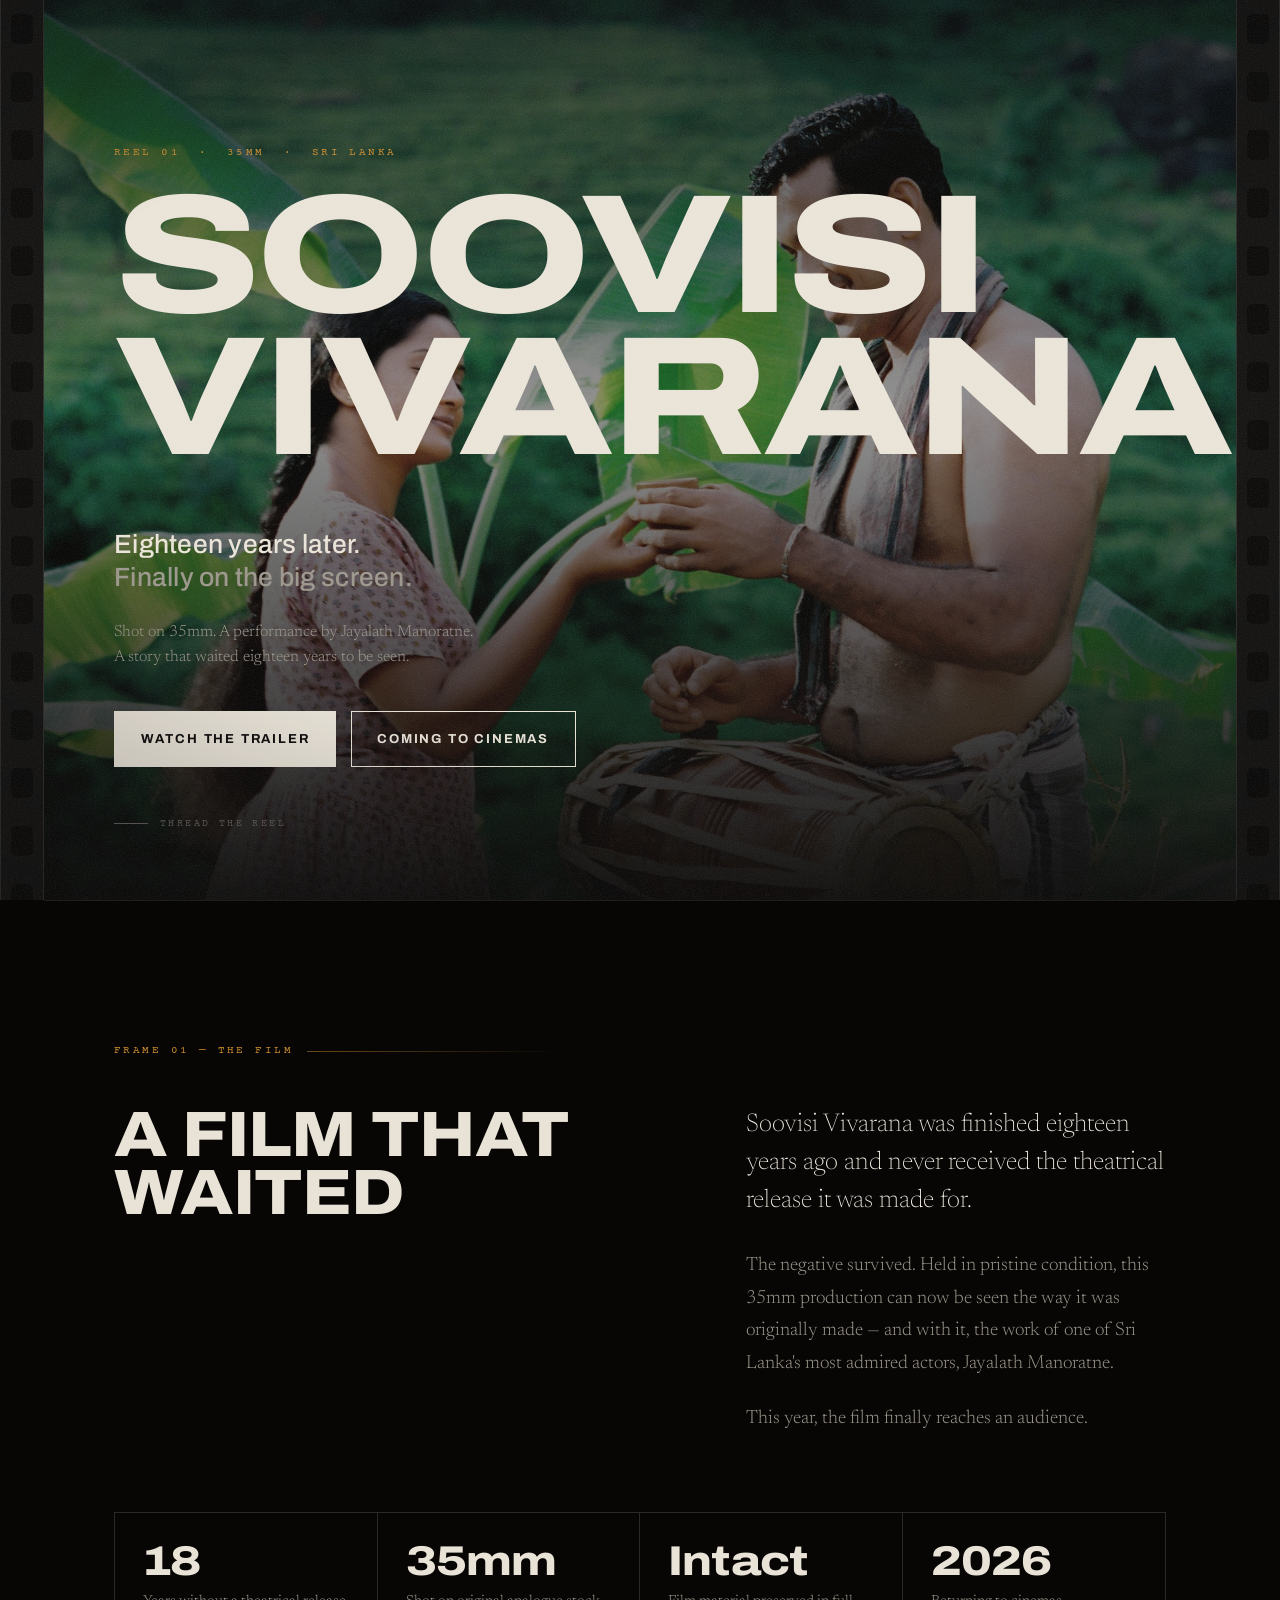
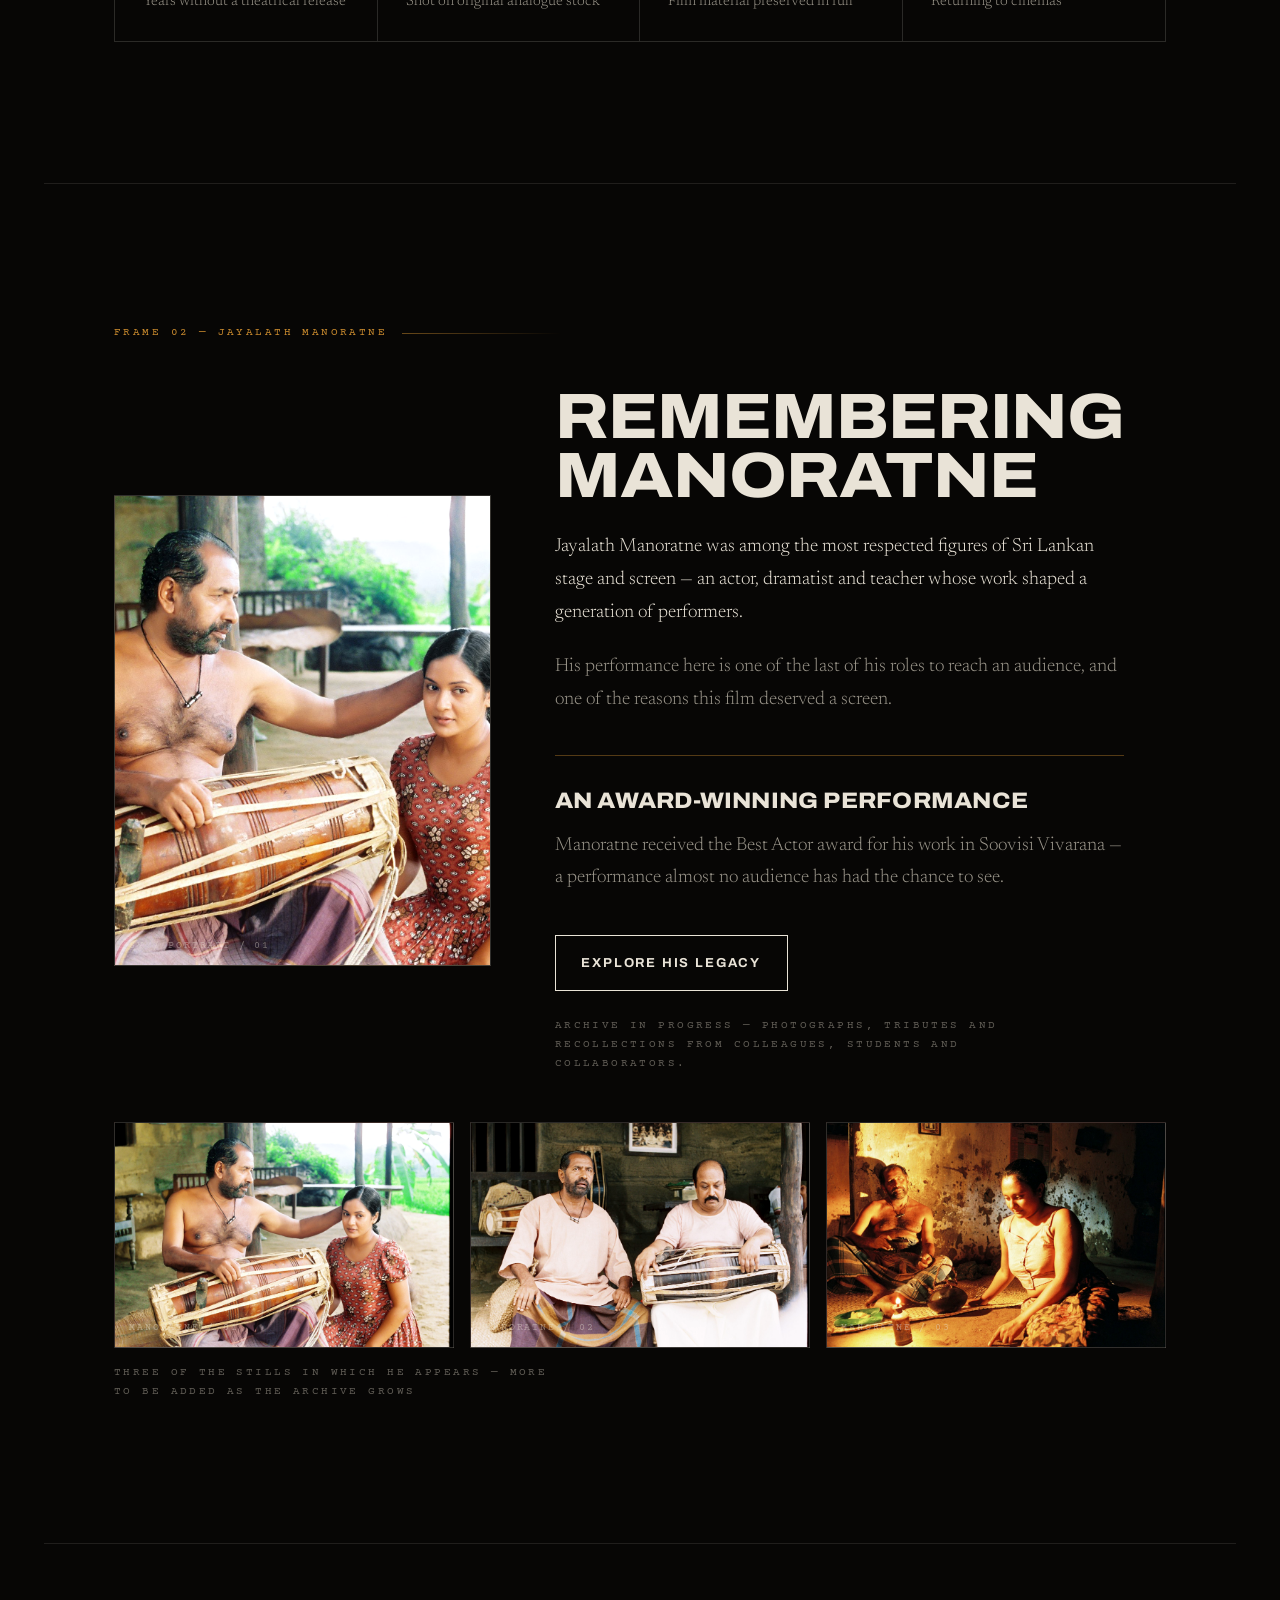
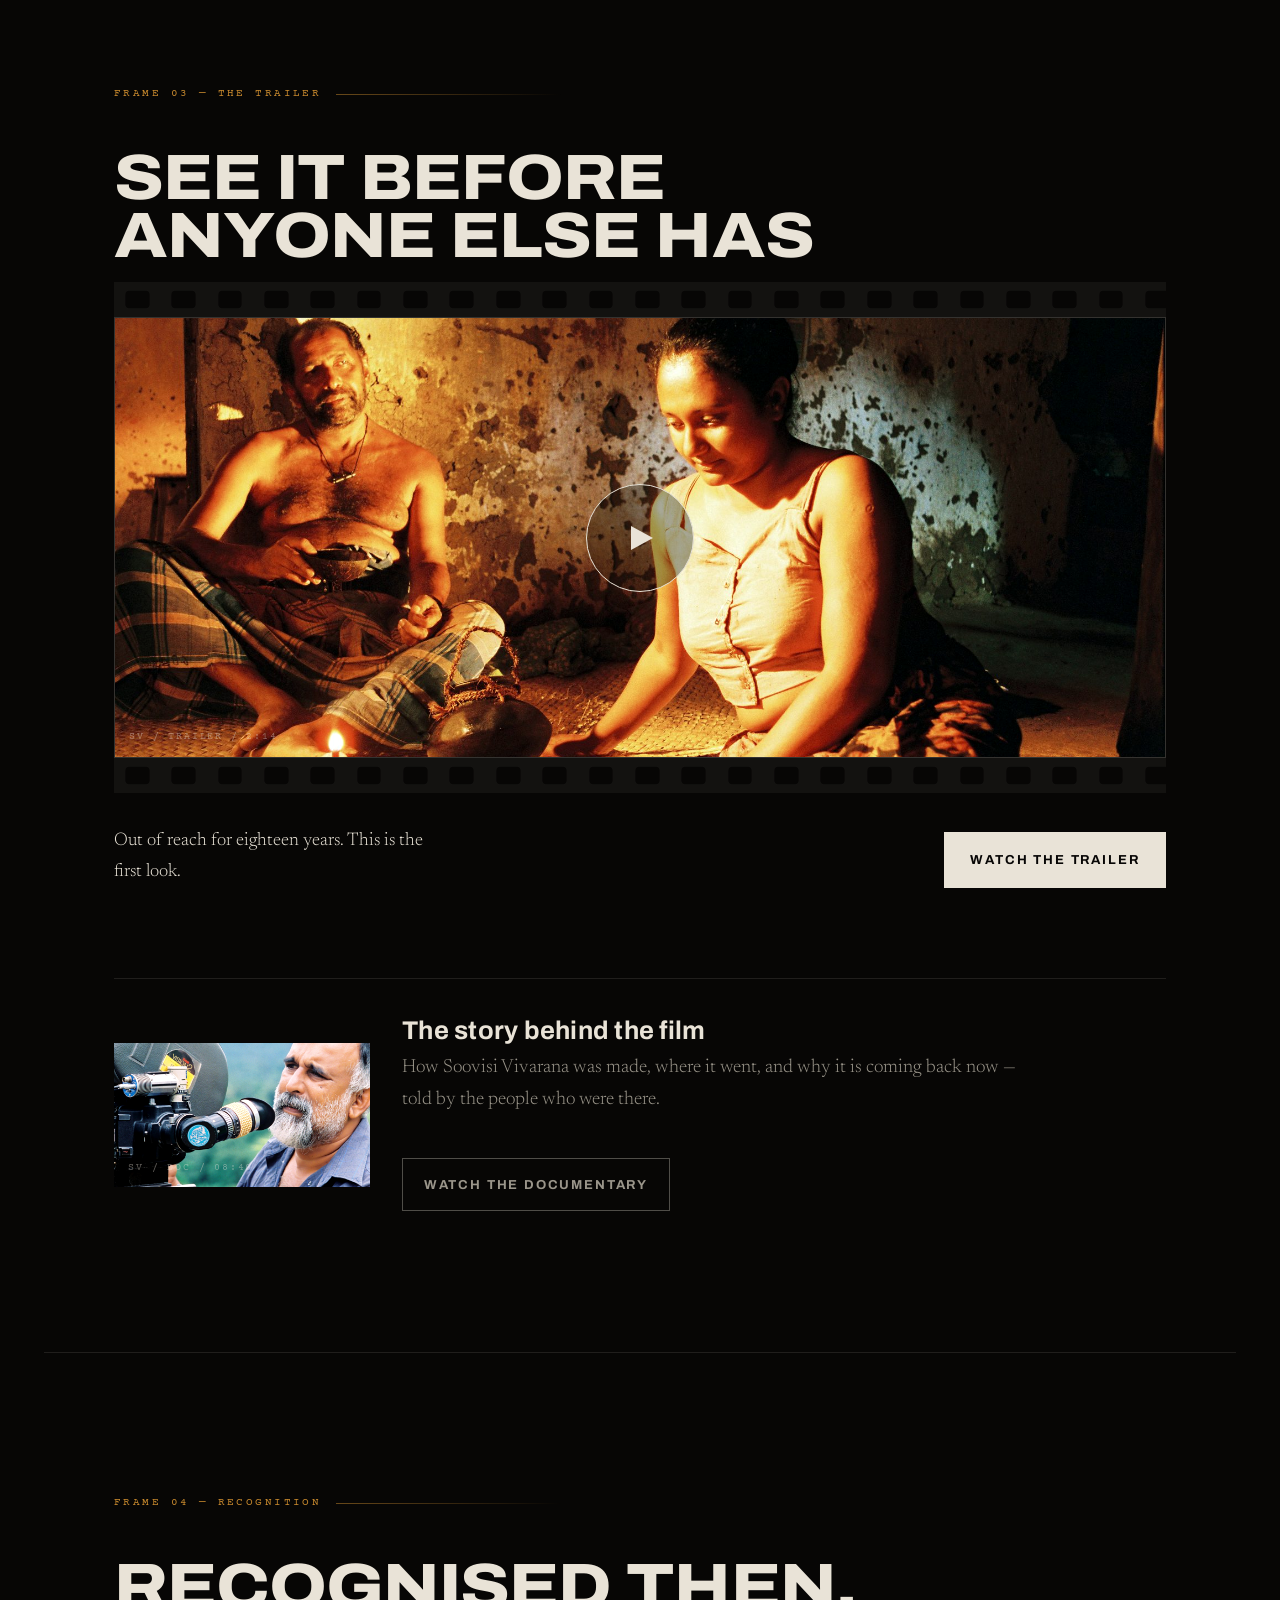
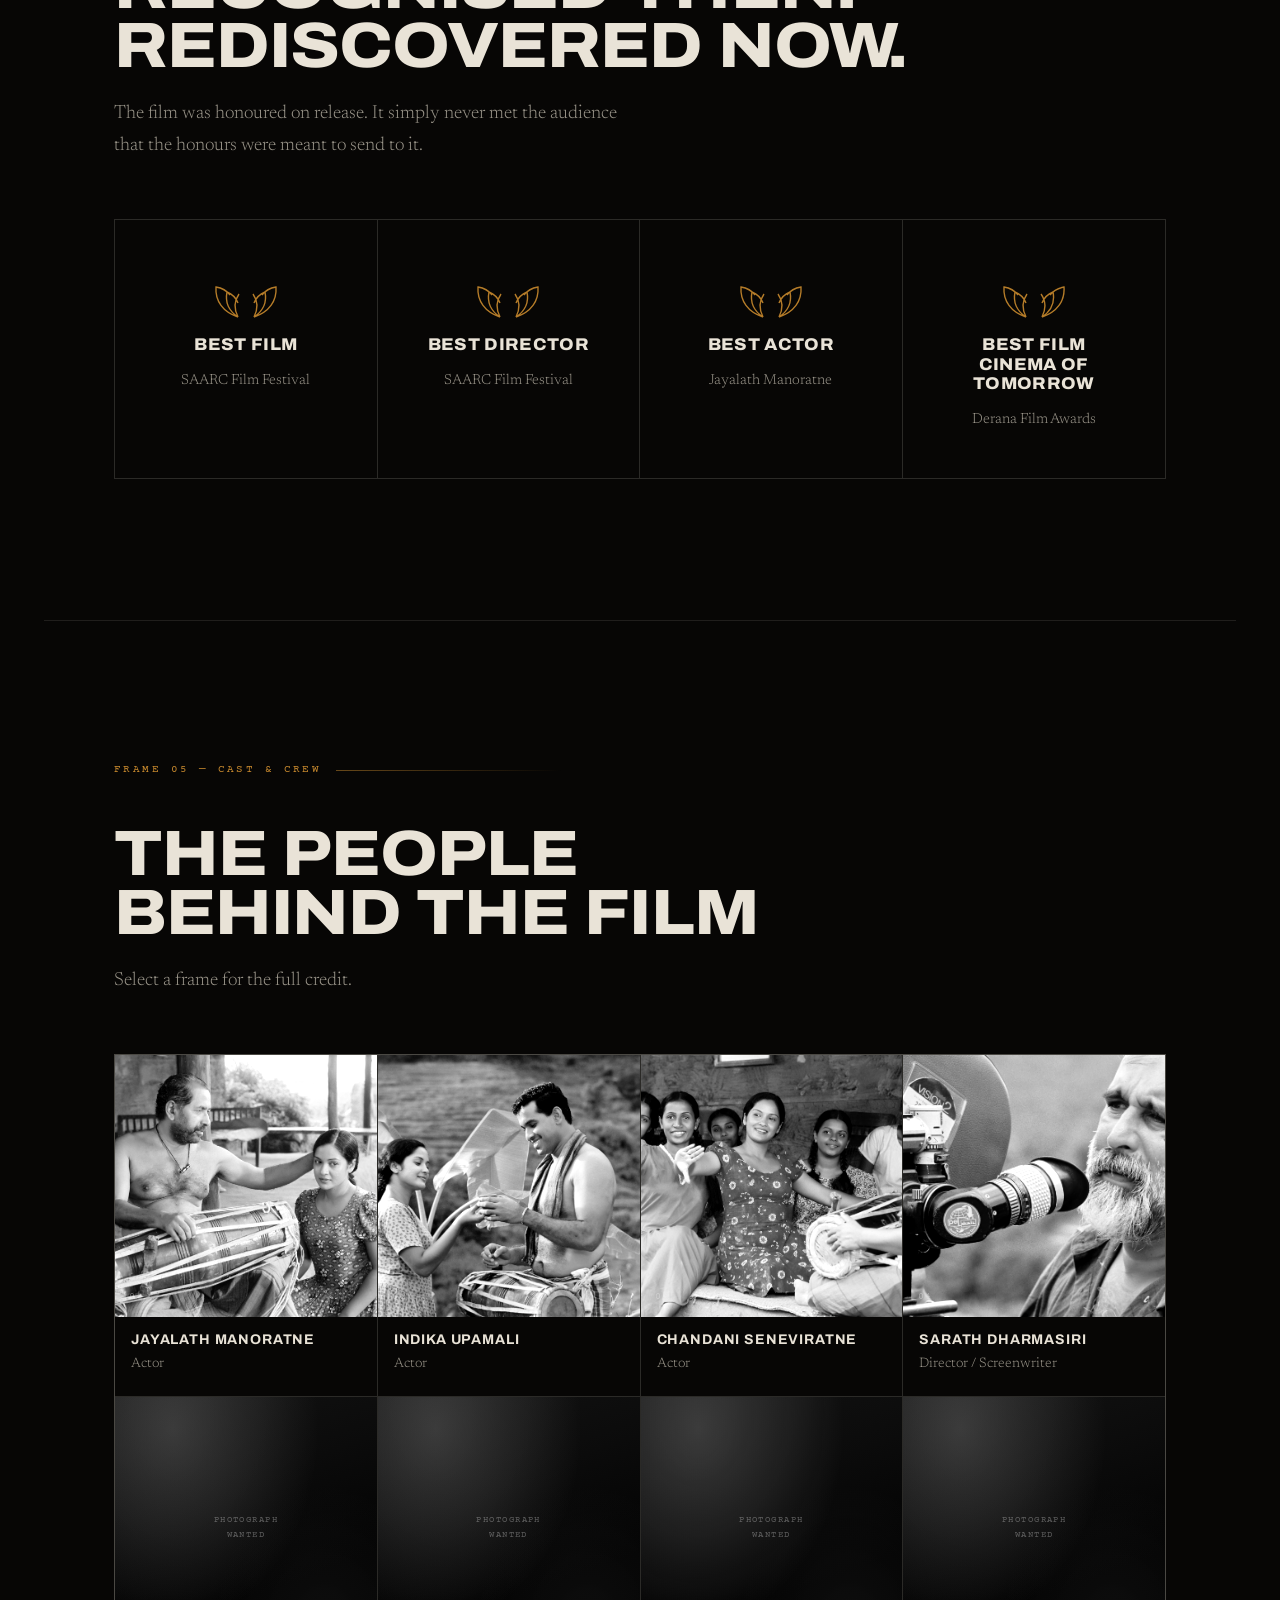
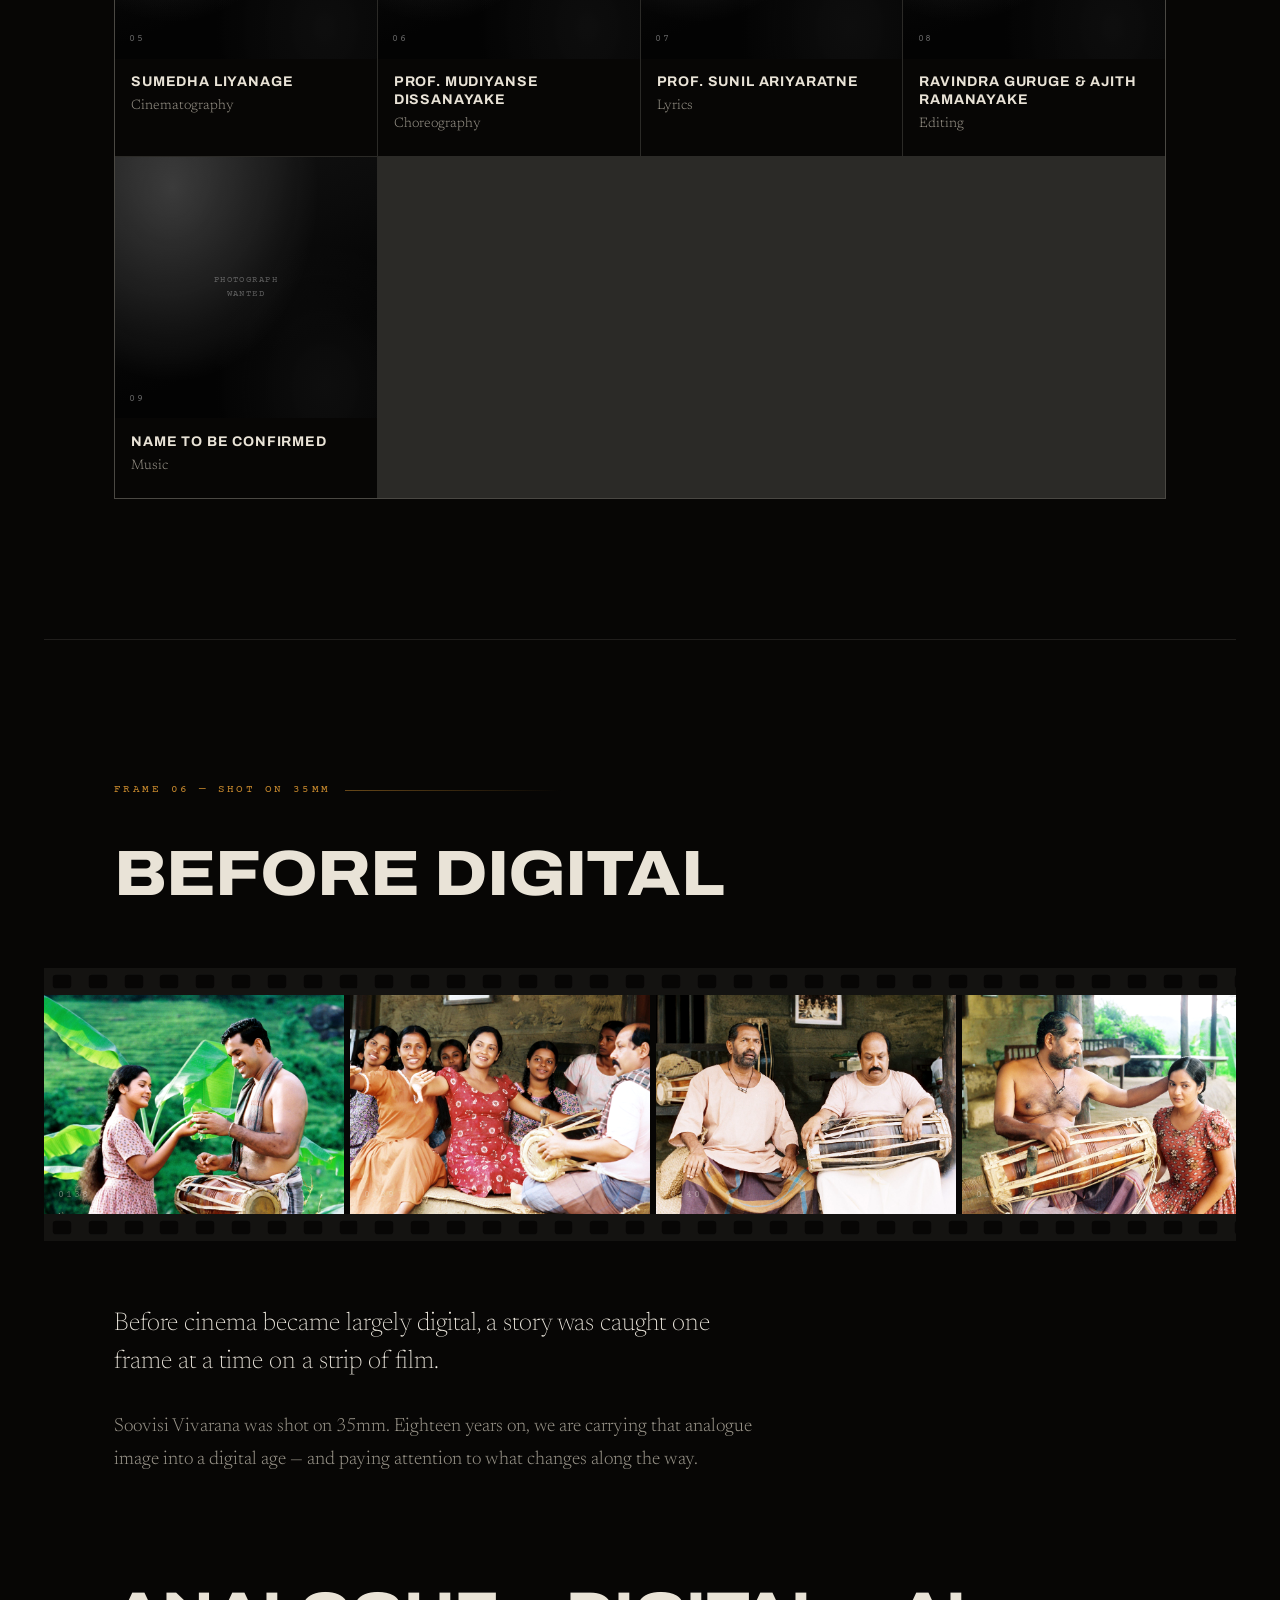
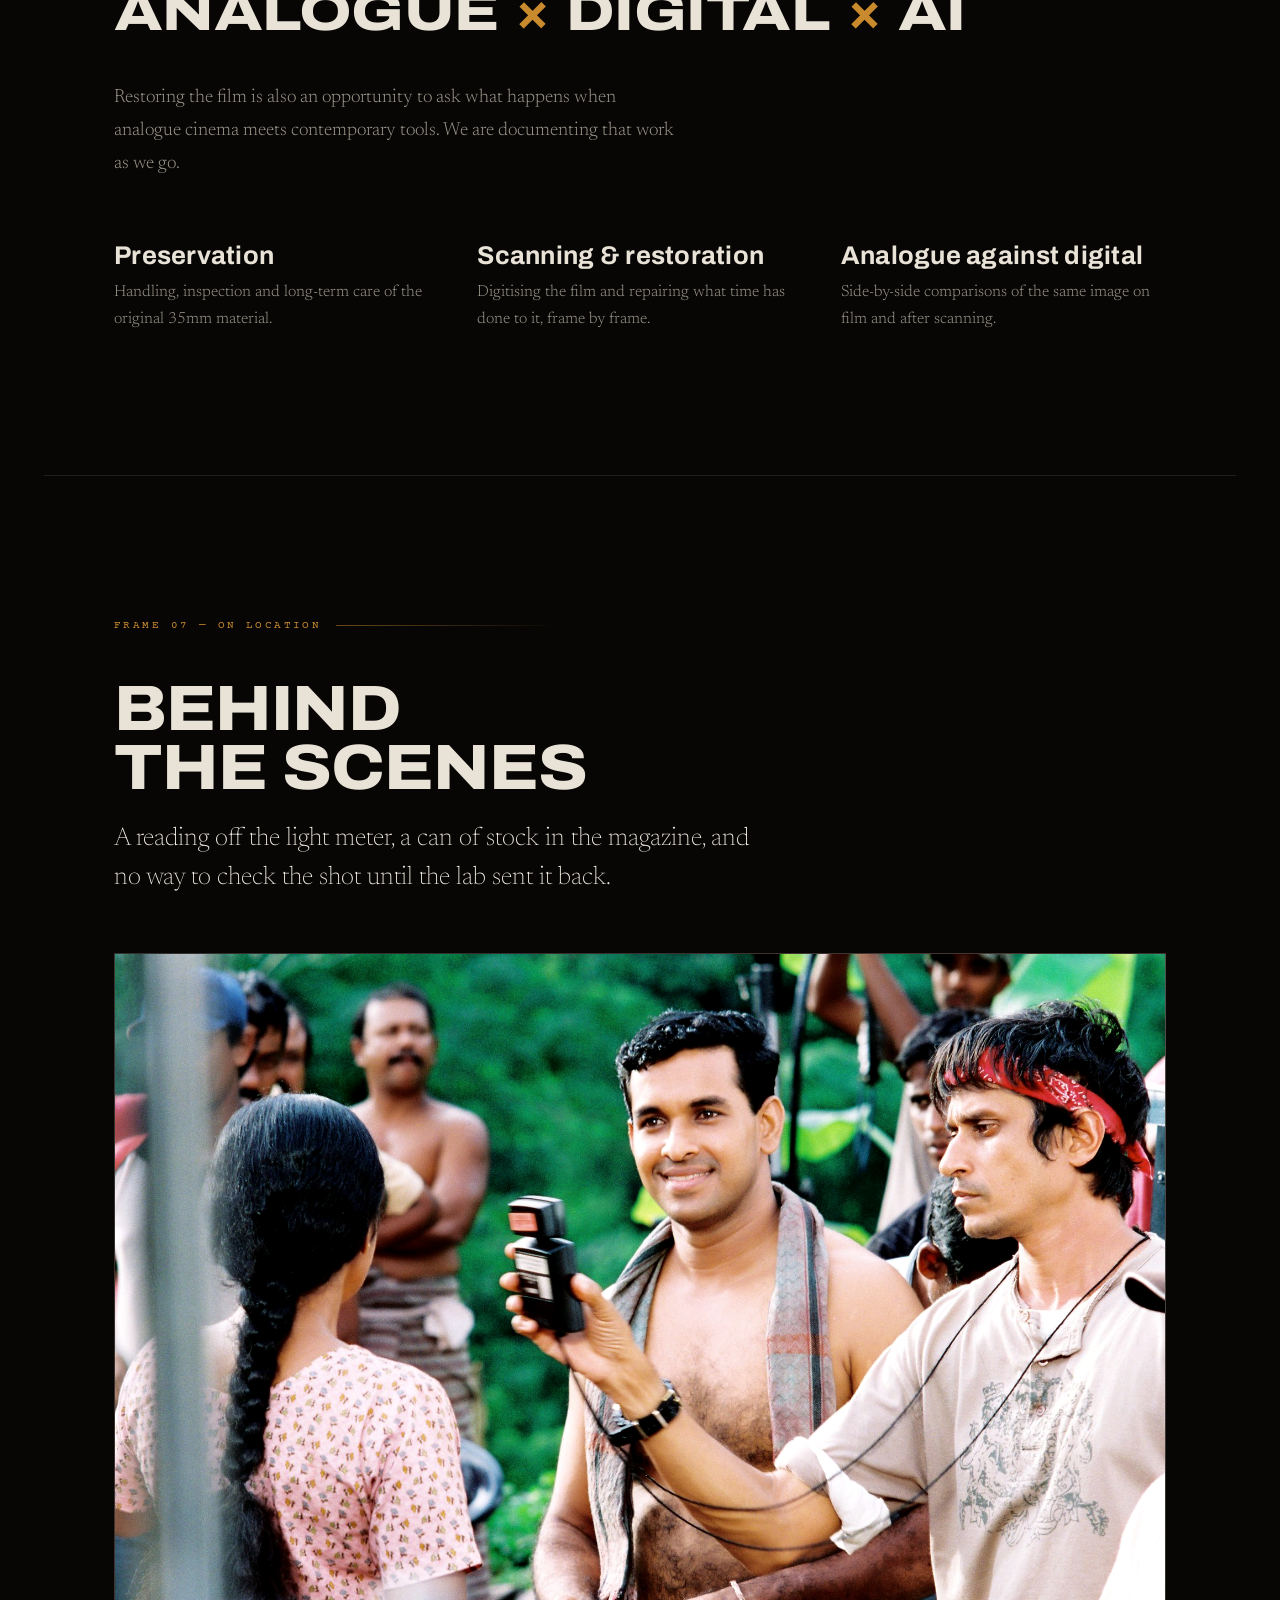
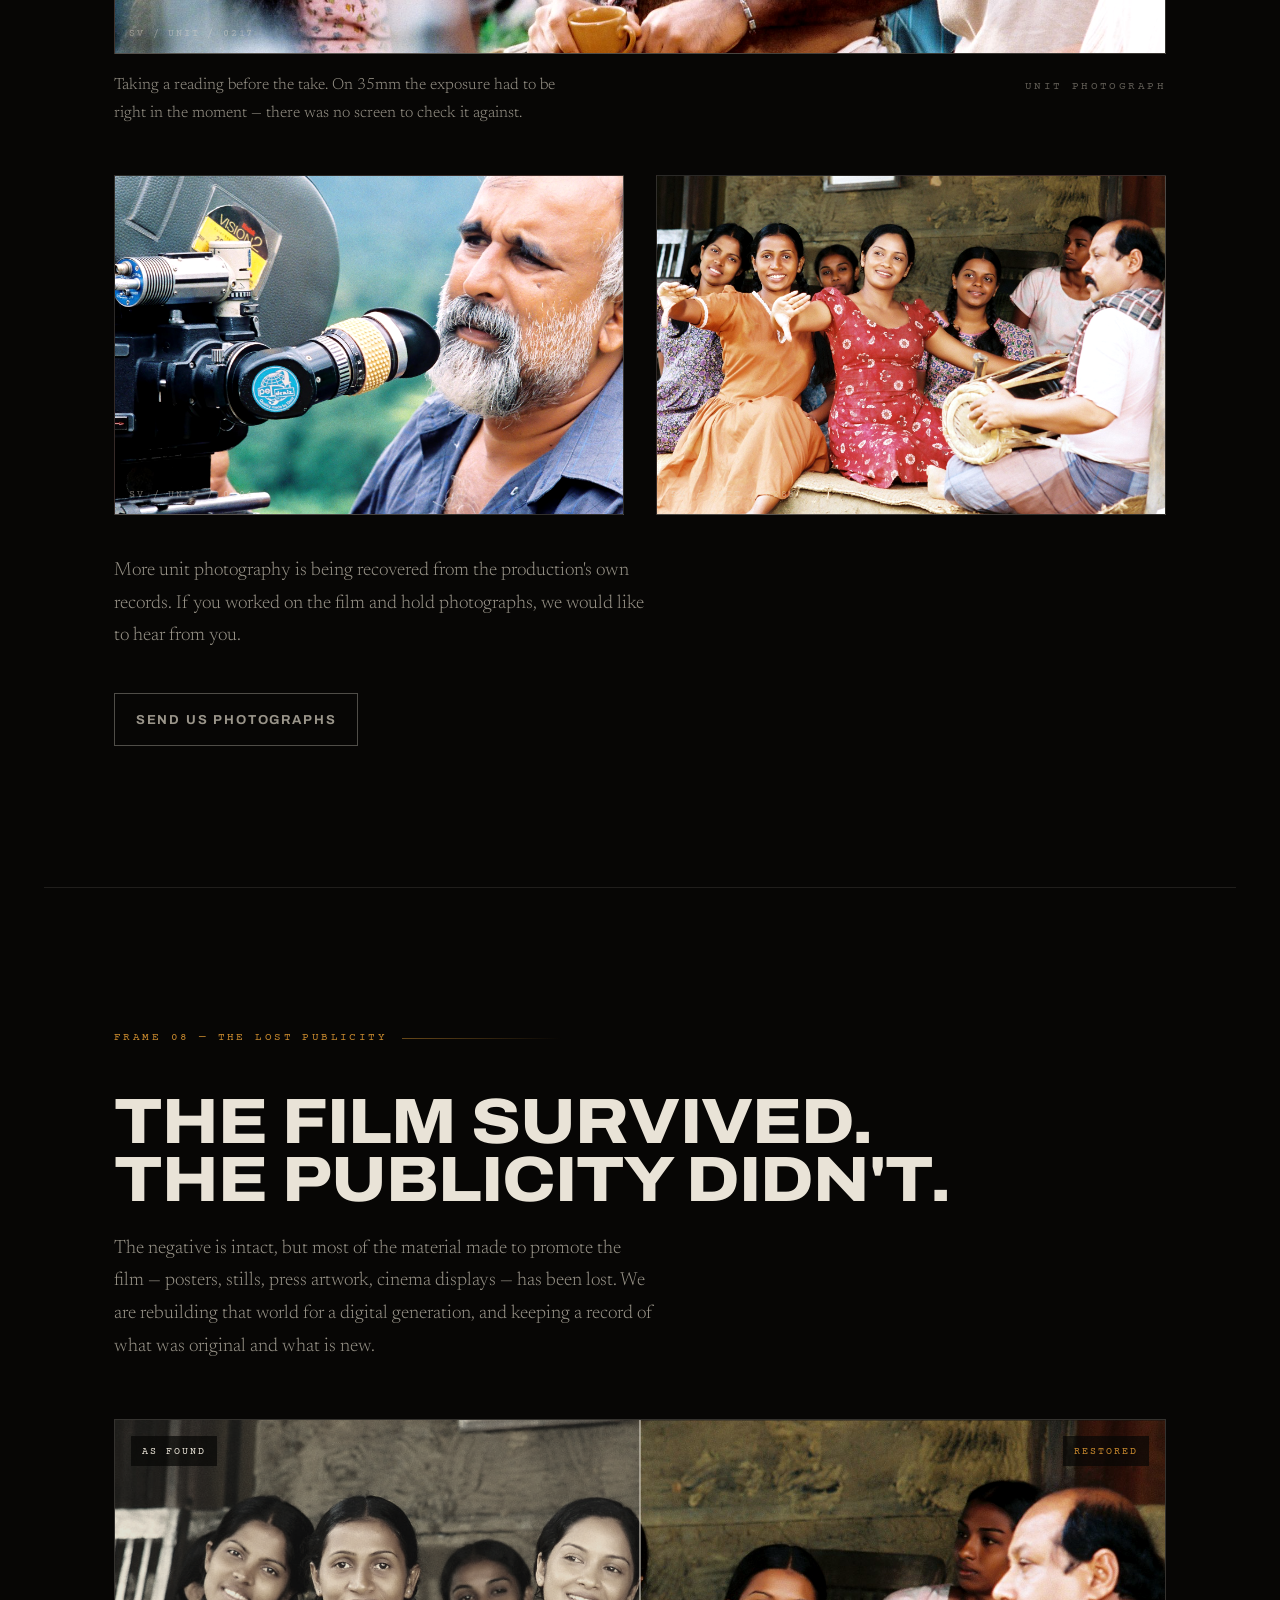
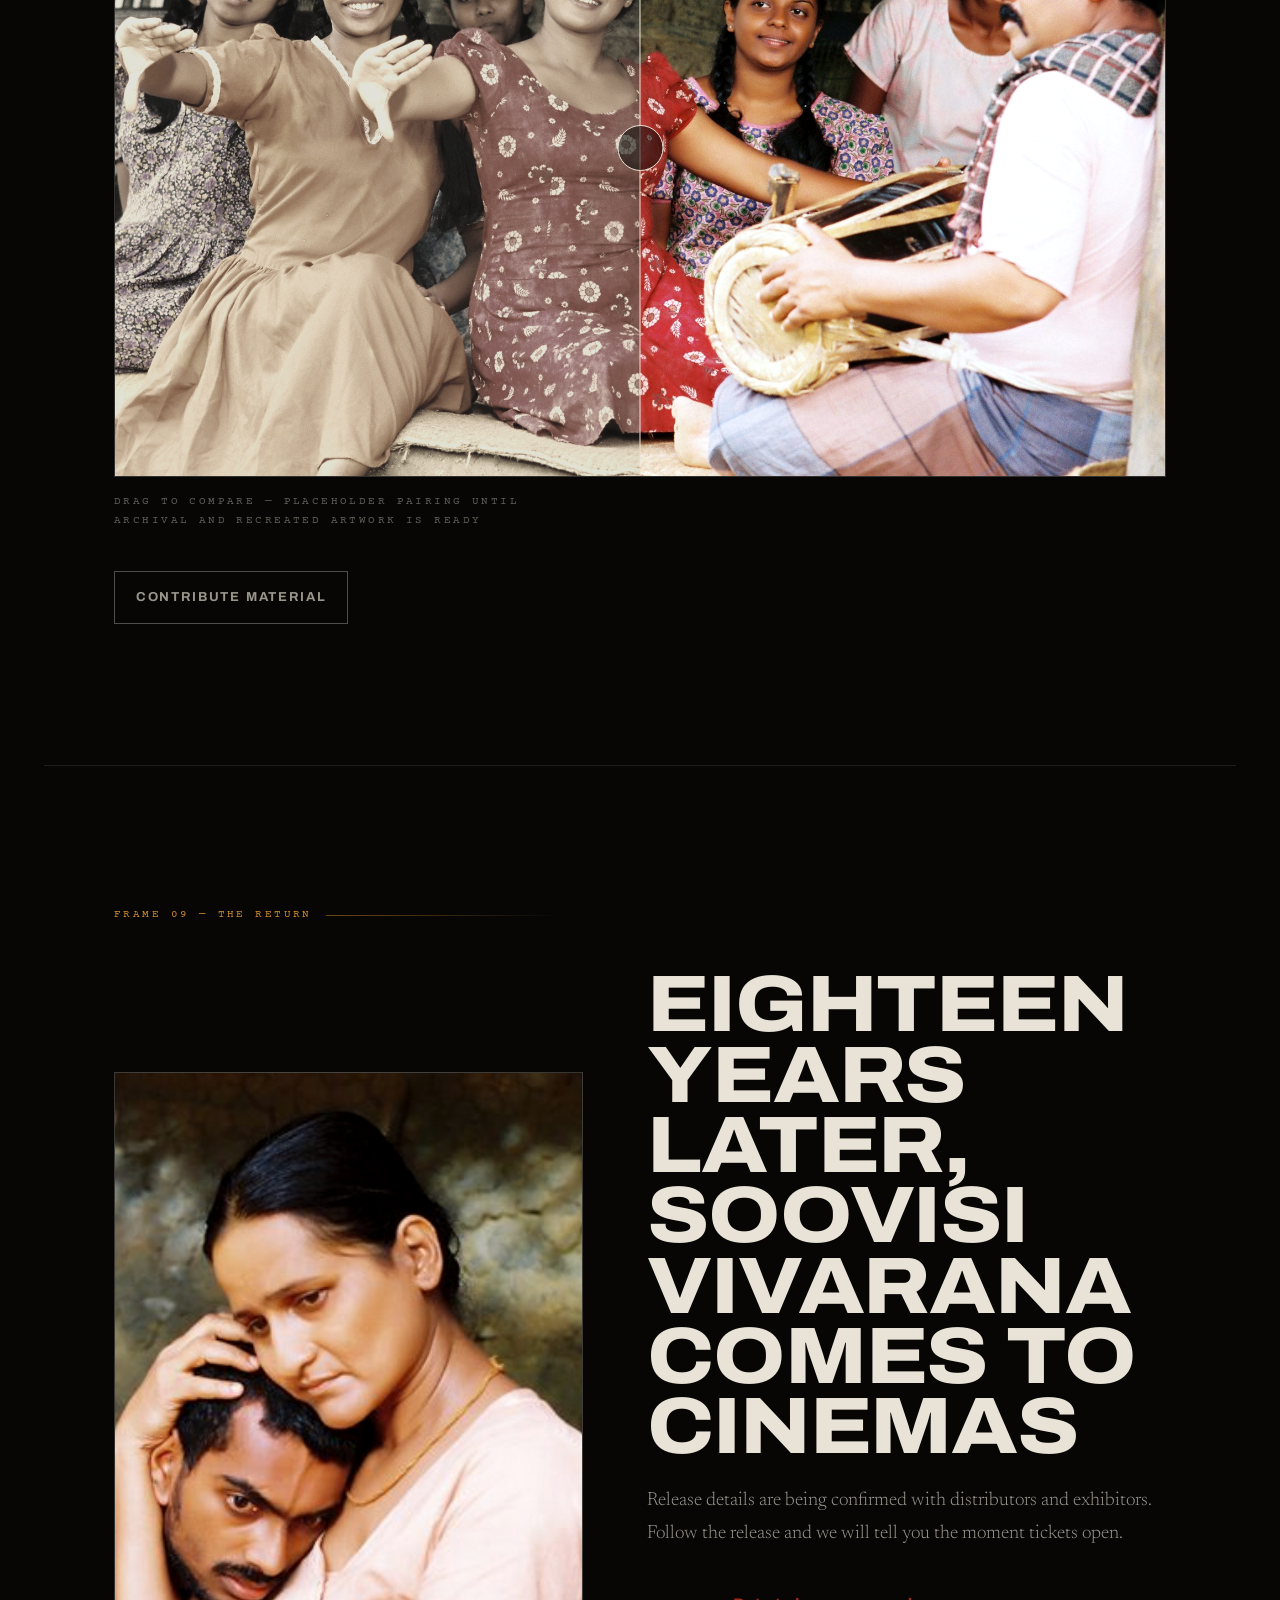
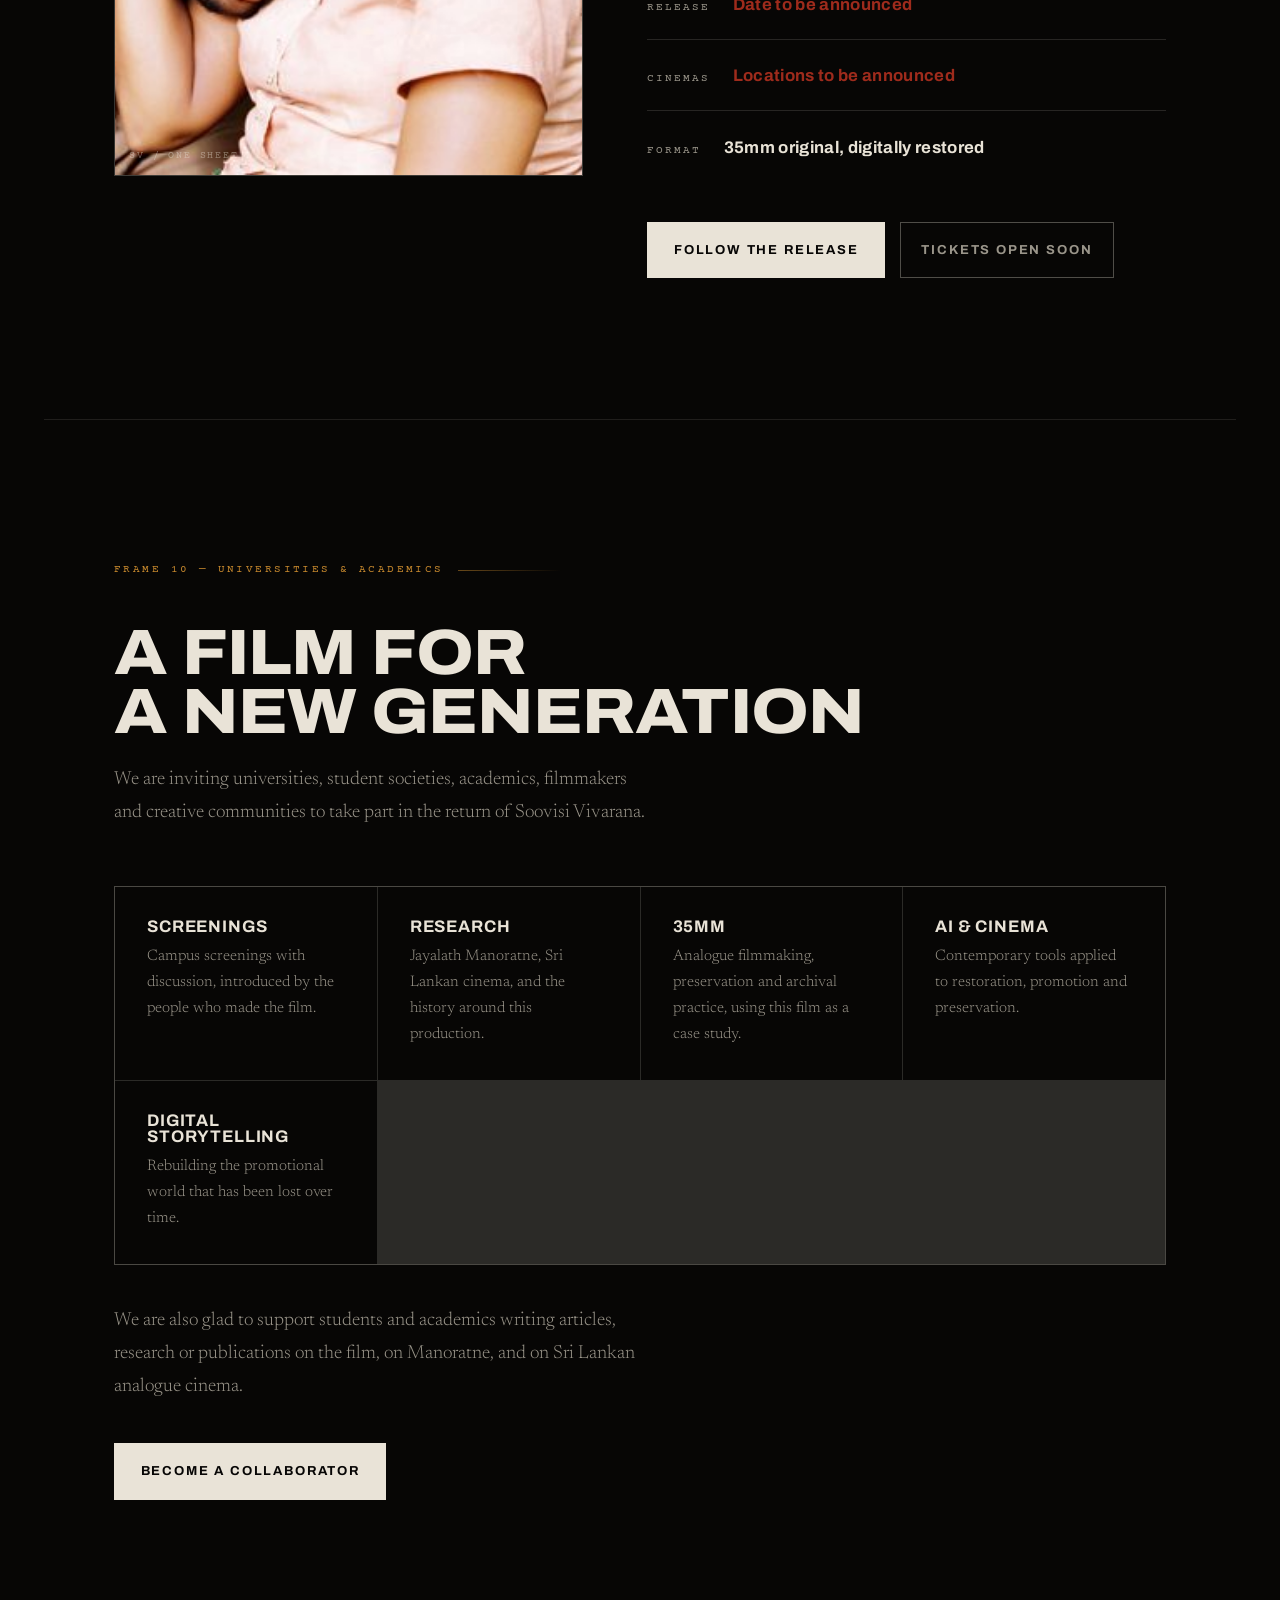
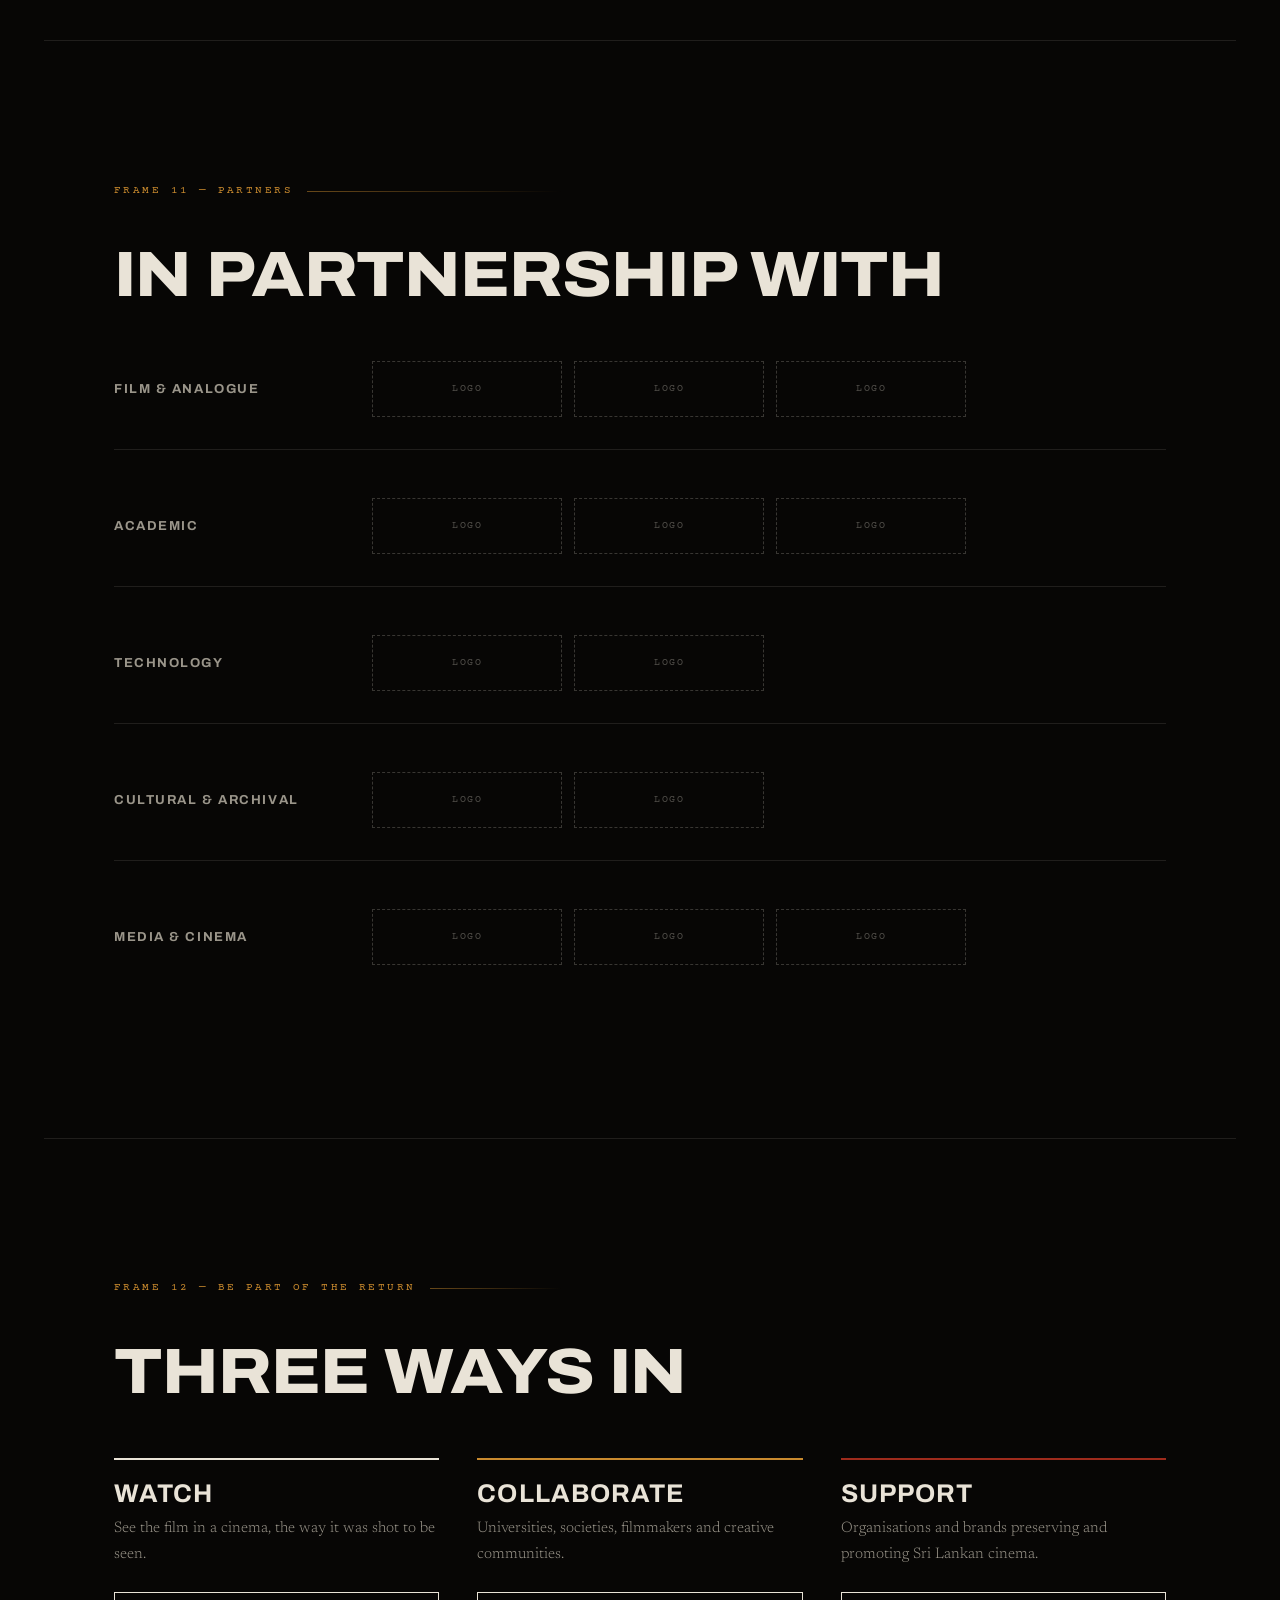
<file: index.html>
<!DOCTYPE html>
<html lang="en">
<head>
<meta charset="utf-8">
<meta name="viewport" content="width=device-width, initial-scale=1">
<title>Soovisi Vivarana — 18 Years Later</title>
<meta name="description" content="Soovisi Vivarana, shot on 35mm and completed eighteen years ago, returns to Sri Lankan cinemas. Featuring an award-winning performance by Jayalath Manoratne.">
<link rel="preconnect" href="https://fonts.googleapis.com">
<link rel="preconnect" href="https://fonts.gstatic.com" crossorigin>
<link href="https://fonts.googleapis.com/css2?family=Archivo:wdth,wght@62..125,400..900&family=Newsreader:opsz,wght@6..72,200..500&family=Courier+Prime:wght@400;700&display=swap" rel="stylesheet">
<link rel="stylesheet" href="styles.css">
</head>
<body>

<div class="gate" id="gate" aria-hidden="true"></div>
<div class="rail rail--l" aria-hidden="true"></div>
<div class="rail rail--r" aria-hidden="true"></div>
<div class="vignette" aria-hidden="true"></div>
<div class="grain" aria-hidden="true"></div>

<nav class="nav" id="nav">
  <a class="nav__title" href="#top">Soovisi Vivarana</a>
  <div class="nav__links">
    <a href="#film">The film</a>
    <a href="#manoratne">Manoratne</a>
    <a href="#trailer">Trailer</a>
    <a href="#awards">Awards</a>
    <a href="#thirtyfive">35mm</a>
    <a href="#behind">Behind the scenes</a>
    <a href="#collaborate">Collaborate</a>
    <a href="#cinemas">Cinemas</a>
  </div>
  <a class="btn btn--solid" href="#cinemas" style="padding:.6rem 1rem;font-size:.6875rem">Follow the release</a>
</nav>

<div class="shell" id="top">

<!-- ============ HERO ============ -->
<section class="hero">
  <div class="hero__still" aria-hidden="true">
    <div class="slot" data-slot="hero-still" data-code=""><img src="images/still-couple-field.jpg" alt=""></div>
  </div>
  <div class="wrap hero__inner">
    <p class="edge" style="margin-bottom:1.4rem">Reel 01 &nbsp;·&nbsp; 35mm &nbsp;·&nbsp; Sri Lanka</p>
    <h1>Soovisi<br>Vivarana</h1>
    <div class="hero__sub">
      Eighteen years later.
      <span>Finally on the big screen.</span>
    </div>
    <p class="hero__meta">
      Shot on 35mm. A performance by Jayalath Manoratne.
      A story that waited eighteen years to be seen.
    </p>
    <div class="btn-row">
      <a class="btn btn--solid" href="#trailer" data-play="trailer">Watch the trailer</a>
      <a class="btn" href="#cinemas">Coming to cinemas</a>
    </div>
    <a class="scroll-cue" href="#film"><i></i> Thread the reel</a>
  </div>
</section>

<!-- ============ FRAME 01 — THE FILM ============ -->
<section id="film">
  <div class="wrap">
    <p class="frame-mark edge"><span>Frame 01 — The film</span></p>
    <div class="film-grid">
      <div>
        <h2>A film that waited</h2>
      </div>
      <div>
        <p class="lede">Soovisi Vivarana was finished eighteen years ago and never received the theatrical release it was made for.</p>
        <p class="dim">The negative survived. Held in pristine condition, this 35mm production can now be seen the way it was originally made — and with it, the work of one of Sri Lanka's most admired actors, Jayalath Manoratne.</p>
        <p class="dim">This year, the film finally reaches an audience.</p>
      </div>
    </div>

    <div class="contact-strip">
      <div class="cell"><b>18</b><span>Years without a theatrical release</span></div>
      <div class="cell"><b>35mm</b><span>Shot on original analogue stock</span></div>
      <div class="cell"><b>Intact</b><span>Film material preserved in full</span></div>
      <div class="cell"><b>2026</b><span>Returning to cinemas</span></div>
    </div>
  </div>
</section>

<!-- ============ FRAME 02 — MANORATNE ============ -->
<section id="manoratne">
  <div class="wrap">
    <p class="frame-mark edge"><span>Frame 02 — Jayalath Manoratne</span></p>
    <div class="man">
      <!-- CONFIRM: is the drummer in this still Jayalath Manoratne? Swap the file if not. -->
      <div class="slot slot--b slot--top" data-slot="manoratne-portrait" data-code="SV / PORTRAIT / 01"><img src="images/still-drummer-daughter.jpg" alt="A drummer seated with his daughter on a veranda, a hand raised to her head."></div>
      <div>
        <h2>Remembering<br>Manoratne</h2>
        <p>Jayalath Manoratne was among the most respected figures of Sri Lankan stage and screen — an actor, dramatist and teacher whose work shaped a generation of performers.</p>
        <p class="dim"><!-- CLIENT: expand this paragraph with biography, dates, and his specific connection to the production. -->His performance here is one of the last of his roles to reach an audience, and one of the reasons this film deserved a screen.</p>
        <div class="rule-note">
          <strong>An award-winning performance</strong>
          <p class="dim">Manoratne received the Best Actor award for his work in Soovisi Vivarana — a performance almost no audience has had the chance to see.</p>
        </div>
        <div class="btn-row">
          <a class="btn" href="#legacy">Explore his legacy</a>
        </div>
        <p class="edge" style="margin-top:1.6rem;color:var(--silver-dim)">Archive in progress — photographs, tributes and recollections from colleagues, students and collaborators.</p>
      </div>
    </div>

    <div class="man-gallery">
      <div class="slot" data-code="MANORATNE / 01"><img src="images/still-drummer-daughter.jpg" alt="Manoratne seated with a drum beside a young woman on a veranda."></div>
      <div class="slot" data-code="MANORATNE / 02"><img src="images/still-two-drummers.jpg" alt="Manoratne seated beside a second drummer."></div>
      <div class="slot" data-code="MANORATNE / 03"><img src="images/still-lamplight.jpg" alt="Manoratne by lamplight in a mud-walled interior."></div>
    </div>
    <p class="edge" style="margin-top:1rem;color:var(--silver-dim)">Three of the stills in which he appears — more to be added as the archive grows</p>
  </div>
</section>

<!-- ============ FRAME 03 — TRAILER ============ -->
<section id="trailer">
  <div class="wrap">
    <p class="frame-mark edge"><span>Frame 03 — The trailer</span></p>
    <h2>See it before<br>anyone else has</h2>

    <div class="gatehouse">
      <div class="player" id="player">
        <div class="slot slot--c" data-slot="trailer-poster" data-code="SV / TRAILER / 2:14" style="position:absolute;inset:0"><img src="images/still-lamplight.jpg" alt="Two figures sitting on a mat by lamplight inside a mud-walled house."></div>
        <button class="play" type="button" id="playTrailer" aria-label="Play the Soovisi Vivarana trailer" style="position:relative">
          <svg viewBox="0 0 22 24" aria-hidden="true"><path d="M0 0l22 12L0 24z"/></svg>
        </button>
        <video id="trailerVideo" class="player__video" controls playsinline preload="none"
               poster="images/still-lamplight.jpg" hidden>
          <!-- The space in the filename has to be written as %20 in a URL.
               The second source lets a renamed file work without editing this. -->
          <source src="video/soovisi%20trailer.mp4" type="video/mp4">
          <source src="video/soovisi-trailer.mp4" type="video/mp4">
          <p>Your browser cannot play this video.
             <a href="video/soovisi%20trailer.mp4" download>Download the trailer</a> instead.</p>
        </video>
      </div>
    </div>

    <div class="trailer-foot">
      <p>Out of reach for eighteen years. This is the first look.</p>
      <a class="btn btn--solid" href="#trailer" data-play="trailer">Watch the trailer</a>
    </div>

    <div class="second-film">
      <div class="slot" data-slot="doc-thumb" data-code="SV / DOC / 08:40"><img src="images/sarath-dharmasiri-camera.jpg" alt="Sarath Dharmasiri beside a 35mm camera loaded with Kodak Vision2 stock."></div>
      <div>
        <h3>The story behind the film</h3>
        <p class="dim" style="margin-top:.6rem">How Soovisi Vivarana was made, where it went, and why it is coming back now — told by the people who were there.</p>
        <a class="btn btn--quiet" href="#" style="margin-top:1.2rem">Watch the documentary</a>
      </div>
    </div>
  </div>
</section>

<!-- ============ FRAME 04 — AWARDS ============ -->
<section id="awards">
  <div class="wrap">
    <p class="frame-mark edge"><span>Frame 04 — Recognition</span></p>
    <h2>Recognised then.<br>Rediscovered now.</h2>
    <p class="dim" style="margin-top:1.4rem;max-width:52ch">The film was honoured on release. It simply never met the audience that the honours were meant to send to it.</p>

    <div class="awards" style="margin-top:clamp(2.5rem,5vw,3.5rem)">
      <div class="award">
        <svg class="laurel" viewBox="0 0 78 56" aria-hidden="true"><g fill="none" stroke="currentColor" stroke-width="1.4"><path d="M31 52C16 47 8 36 9 22c6 1 11 4 14 8M31 52c-9-6-13-15-11-25 5 2 9 6 11 11M31 52c-4-8-4-16 1-23"/><path d="M47 52c15-5 23-16 22-30-6 1-11 4-14 8M47 52c9-6 13-15 11-25-5 2-9 6-11 11M47 52c4-8 4-16-1-23"/></g></svg>
        <b>Best Film</b><span>SAARC Film Festival</span>
      </div>
      <div class="award">
        <svg class="laurel" viewBox="0 0 78 56" aria-hidden="true"><g fill="none" stroke="currentColor" stroke-width="1.4"><path d="M31 52C16 47 8 36 9 22c6 1 11 4 14 8M31 52c-9-6-13-15-11-25 5 2 9 6 11 11M31 52c-4-8-4-16 1-23"/><path d="M47 52c15-5 23-16 22-30-6 1-11 4-14 8M47 52c9-6 13-15 11-25-5 2-9 6-11 11M47 52c4-8 4-16-1-23"/></g></svg>
        <b>Best Director</b><span>SAARC Film Festival</span>
      </div>
      <div class="award">
        <svg class="laurel" viewBox="0 0 78 56" aria-hidden="true"><g fill="none" stroke="currentColor" stroke-width="1.4"><path d="M31 52C16 47 8 36 9 22c6 1 11 4 14 8M31 52c-9-6-13-15-11-25 5 2 9 6 11 11M31 52c-4-8-4-16 1-23"/><path d="M47 52c15-5 23-16 22-30-6 1-11 4-14 8M47 52c9-6 13-15 11-25-5 2-9 6-11 11M47 52c4-8 4-16-1-23"/></g></svg>
        <b>Best Actor</b><span>Jayalath Manoratne</span>
      </div>
      <div class="award">
        <svg class="laurel" viewBox="0 0 78 56" aria-hidden="true"><g fill="none" stroke="currentColor" stroke-width="1.4"><path d="M31 52C16 47 8 36 9 22c6 1 11 4 14 8M31 52c-9-6-13-15-11-25 5 2 9 6 11 11M31 52c-4-8-4-16 1-23"/><path d="M47 52c15-5 23-16 22-30-6 1-11 4-14 8M47 52c9-6 13-15 11-25-5 2-9 6-11 11M47 52c4-8 4-16-1-23"/></g></svg>
        <b>Best Film<br>Cinema of Tomorrow</b><span>Derana Film Awards</span>
      </div>
    </div>
  </div>
</section>

<!-- ============ FRAME 05 — CAST & CREW ============ -->
<section id="cast">
  <div class="wrap">
    <p class="frame-mark edge"><span>Frame 05 — Cast &amp; crew</span></p>
    <h2>The people<br>behind the film</h2>
    <p class="dim" style="margin-top:1.4rem;max-width:52ch">Select a frame for the full credit.</p>

    <div class="sheet" style="margin-top:clamp(2.5rem,5vw,3.5rem)">
      <a class="person" href="cast/jayalath-manoratne.html">
        <div class="slot slot--top" data-code="01"><img src="images/still-drummer-daughter.jpg" alt="Jayalath Manoratne."></div>
        <div class="person__cap"><b>Jayalath Manoratne</b><span>Actor</span></div>
      </a>

      <a class="person" href="cast/indika-upamali.html">
        <div class="slot" data-code="02"><img src="images/still-couple-field.jpg" alt="Indika Upamali." style="object-position:72% 30%"></div>
        <div class="person__cap"><b>Indika Upamali</b><span>Actor</span></div>
      </a>

      <a class="person" href="cast/chandani-seneviratne.html">
        <div class="slot" data-code="03"><img src="images/still-lesson.jpg" alt="Chandani Seneviratne." style="object-position:42% 28%"></div>
        <div class="person__cap"><b>Chandani Seneviratne</b><span>Actor</span></div>
      </a>

      <a class="person" href="cast/sarath-dharmasiri.html">
        <div class="slot" data-code="04"><img src="images/sarath-dharmasiri-camera.jpg" alt="Sarath Dharmasiri."></div>
        <div class="person__cap"><b>Sarath Dharmasiri</b><span>Director / Screenwriter</span></div>
      </a>

      <a class="person" href="cast/sumedha-liyanage.html">
        <div class="slot slot--wanted" data-code="05"><span>Photograph<br>wanted</span></div>
        <div class="person__cap"><b>Sumedha Liyanage</b><span>Cinematography</span></div>
      </a>

      <a class="person" href="cast/mudiyanse-dissanayake.html">
        <div class="slot slot--wanted" data-code="06"><span>Photograph<br>wanted</span></div>
        <div class="person__cap"><b>Prof. Mudiyanse Dissanayake</b><span>Choreography</span></div>
      </a>

      <a class="person" href="cast/sunil-ariyaratne.html">
        <div class="slot slot--wanted" data-code="07"><span>Photograph<br>wanted</span></div>
        <div class="person__cap"><b>Prof. Sunil Ariyaratne</b><span>Lyrics</span></div>
      </a>

      <a class="person" href="cast/editing.html">
        <div class="slot slot--wanted" data-code="08"><span>Photograph<br>wanted</span></div>
        <div class="person__cap"><b>Ravindra Guruge &amp; Ajith Ramanayake</b><span>Editing</span></div>
      </a>

      <a class="person" href="cast/music.html">
        <div class="slot slot--wanted" data-code="09"><span>Photograph<br>wanted</span></div>
        <div class="person__cap"><b>Name to be confirmed</b><span>Music</span></div>
      </a>
    </div>
</section>



<!-- ============ FRAME 06 — 35MM ============ -->
<section id="thirtyfive">
  <div class="wrap">
    <p class="frame-mark edge"><span>Frame 06 — Shot on 35mm</span></p>
    <h2>Before digital</h2>
  </div>

  <div class="strip-viewport">
    <div class="strip" id="strip">
      <div class="slot" data-code="0138"><img src="images/still-couple-field.jpg" alt="A young woman and a drummer standing among banana leaves."></div>
      <div class="slot" data-code="0139"><img src="images/still-lesson.jpg" alt="A group of young women seated in a row, hands raised in a dance gesture, a drummer beside them."></div>
      <div class="slot" data-code="0140"><img src="images/still-two-drummers.jpg" alt="Two drummers seated side by side on a veranda."></div>
      <div class="slot" data-code="0141"><img src="images/still-drummer-daughter.jpg" alt="A drummer and a young woman on a veranda."></div>
      <div class="slot" data-code="0142"><img src="images/still-lamplight.jpg" alt="An interior scene lit by a single oil lamp."></div>
      <div class="slot" data-code="0143"><img src="images/still-embrace.jpg" alt="A woman holding a man's head against her shoulder."></div>
      <div class="slot" data-code="0144"><img src="images/bts-light-meter.jpg" alt="A light meter held up to an actor's face on location."></div>
      <div class="slot" data-code="0145"><img src="images/sarath-dharmasiri-camera.jpg" alt="The director at the 35mm camera."></div>
    </div>
  </div>

  <div class="wrap">
    <p class="lede">Before cinema became largely digital, a story was caught one frame at a time on a strip of film.</p>
    <p class="dim">Soovisi Vivarana was shot on 35mm. Eighteen years on, we are carrying that analogue image into a digital age — and paying attention to what changes along the way.</p>

    <div style="margin-top:clamp(3.5rem,7vw,5.5rem)">
      <p class="big-and">Analogue <em>&times;</em> Digital <em>&times;</em> AI</p>
      <p class="dim" style="max-width:56ch">Restoring the film is also an opportunity to ask what happens when analogue cinema meets contemporary tools. We are documenting that work as we go.</p>
      <div class="triad">
        <div>
          <h3>Preservation</h3>
          <p>Handling, inspection and long-term care of the original 35mm material.</p>
        </div>
        <div>
          <h3>Scanning &amp; restoration</h3>
          <p>Digitising the film and repairing what time has done to it, frame by frame.</p>
        </div>
        <div>
          <h3>Analogue against digital</h3>
          <p>Side-by-side comparisons of the same image on film and after scanning.</p>
        </div>
      </div>
    </div>
  </div>
</section>

<!-- ============ FRAME 07 — BEHIND THE SCENES ============ -->
<section id="behind">
  <div class="wrap">
    <p class="frame-mark edge"><span>Frame 07 — On location</span></p>
    <h2>Behind<br>the scenes</h2>
    <p class="lede" style="margin-top:1.4rem">A reading off the light meter, a can of stock in the magazine, and no way to check the shot until the lab sent it back.</p>

    <div class="bts-lead">
      <div class="slot" data-code="SV / UNIT / 0217"><img src="images/bts-light-meter.jpg" alt="A crew member holds a light meter up beside an actor's face while the unit waits around them."></div>
      <div class="bts-cap">
        <p>Taking a reading before the take. On 35mm the exposure had to be right in the moment — there was no screen to check it against.</p>
        <span class="edge" style="color:var(--silver-dim)">Unit photograph</span>
      </div>
    </div>

    <div class="bts-pair">
      <div class="slot" data-code="SV / UNIT / 0104"><img src="images/sarath-dharmasiri-camera.jpg" alt="Sarath Dharmasiri at the 35mm camera, a Kodak Vision2 can visible in the magazine."></div>
      <div class="slot" data-code="SV / UNIT / 0288"><img src="images/still-lesson.jpg" alt="Performers seated in a row on location between setups."></div>
    </div>

    <p class="dim" style="margin-top:2.5rem;max-width:54ch">More unit photography is being recovered from the production's own records. If you worked on the film and hold photographs, we would like to hear from you.</p>
    <div class="btn-row">
      <a class="btn btn--quiet" href="#involved">Send us photographs</a>
    </div>
  </div>
</section>

<!-- ============ FRAME 08 — LOST PUBLICITY ============ -->
<section id="publicity">
  <div class="wrap">
    <p class="frame-mark edge"><span>Frame 08 — The lost publicity</span></p>
    <h2>The film survived.<br>The publicity didn't.</h2>
    <p class="dim" style="margin-top:1.4rem;max-width:54ch">The negative is intact, but most of the material made to promote the film — posters, stills, press artwork, cinema displays — has been lost. We are rebuilding that world for a digital generation, and keeping a record of what was original and what is new.</p>

    <div class="compare" id="compare" style="--split:50%">
      <div class="compare__layer compare__layer--old slot" data-code=""><img src="images/still-lesson.jpg" alt="A faded version of a scene from the film."></div>
      <div class="compare__layer compare__layer--new slot" data-code=""><img src="images/still-lesson.jpg" alt="The same scene after restoration."></div>
      <span class="compare__tag compare__tag--l">As found</span>
      <span class="compare__tag compare__tag--r">Restored</span>
      <input type="range" min="0" max="100" value="50" id="split"
             aria-label="Drag to compare the film as found with the restored image">
      <span class="compare__handle" aria-hidden="true"></span>
    </div>
    <p class="edge" style="margin-top:1rem;color:var(--silver-dim)">Drag to compare — placeholder pairing until archival and recreated artwork is ready</p>

    <div class="btn-row">
      <a class="btn btn--quiet" href="#collaborate">Contribute material</a>
    </div>
  </div>
</section>

<!-- ============ FRAME 09 — CINEMAS ============ -->
<section id="cinemas">
  <div class="wrap">
    <p class="frame-mark edge"><span>Frame 09 — The return</span></p>
    <div class="release">
      <!-- Replace with the theatrical poster -->
      <!-- Replace with the theatrical one-sheet when it is designed. -->
      <div class="slot slot--c" data-slot="poster" data-code="SV / ONE SHEET"><img src="images/still-embrace.jpg" alt="Two figures resting against a mud wall." style="object-position:50% 35%"></div>
      <div>
        <h2>Eighteen years later,<br>Soovisi Vivarana<br>comes to cinemas</h2>
        <p class="dim">Release details are being confirmed with distributors and exhibitors. Follow the release and we will tell you the moment tickets open.</p>
        <div class="dates">
          <div class="date-row"><span class="k">Release</span><span class="v tbc">Date to be announced</span></div>
          <div class="date-row"><span class="k">Cinemas</span><span class="v tbc">Locations to be announced</span></div>
          <div class="date-row" style="border-bottom:0"><span class="k">Format</span><span class="v">35mm original, digitally restored</span></div>
        </div>
        <div class="btn-row">
          <a class="btn btn--solid" href="#">Follow the release</a>
          <a class="btn btn--quiet" href="#" aria-disabled="true">Tickets open soon</a>
        </div>
      </div>
    </div>
  </div>
</section>

<!-- ============ FRAME 10 — COLLABORATION ============ -->
<section id="collaborate">
  <div class="wrap">
    <p class="frame-mark edge"><span>Frame 10 — Universities &amp; academics</span></p>
    <h2>A film for<br>a new generation</h2>
    <p class="dim" style="margin-top:1.4rem;max-width:54ch">We are inviting universities, student societies, academics, filmmakers and creative communities to take part in the return of Soovisi Vivarana.</p>

    <div class="collab">
      <div><h3>Screenings</h3><p>Campus screenings with discussion, introduced by the people who made the film.</p></div>
      <div><h3>Research</h3><p>Jayalath Manoratne, Sri Lankan cinema, and the history around this production.</p></div>
      <div><h3>35mm</h3><p>Analogue filmmaking, preservation and archival practice, using this film as a case study.</p></div>
      <div><h3>AI &amp; cinema</h3><p>Contemporary tools applied to restoration, promotion and preservation.</p></div>
      <div><h3>Digital storytelling</h3><p>Rebuilding the promotional world that has been lost over time.</p></div>
    </div>

    <p class="dim" style="margin-top:2.5rem;max-width:54ch">We are also glad to support students and academics writing articles, research or publications on the film, on Manoratne, and on Sri Lankan analogue cinema.</p>
    <div class="btn-row">
      <a class="btn btn--solid" href="#involved">Become a collaborator</a>
    </div>
  </div>
</section>

<!-- ============ FRAME 11 — PARTNERS ============ -->
<section id="partners">
  <div class="wrap">
    <p class="frame-mark edge"><span>Frame 11 — Partners</span></p>
    <h2>In partnership with</h2>

    <div class="partners">
      <div class="partner-row">
        <div class="k">Film &amp; analogue</div>
        <div class="logos"><span class="logo-slot">Logo</span><span class="logo-slot">Logo</span><span class="logo-slot">Logo</span></div>
      </div>
      <div class="partner-row">
        <div class="k">Academic</div>
        <div class="logos"><span class="logo-slot">Logo</span><span class="logo-slot">Logo</span><span class="logo-slot">Logo</span></div>
      </div>
      <div class="partner-row">
        <div class="k">Technology</div>
        <div class="logos"><span class="logo-slot">Logo</span><span class="logo-slot">Logo</span></div>
      </div>
      <div class="partner-row">
        <div class="k">Cultural &amp; archival</div>
        <div class="logos"><span class="logo-slot">Logo</span><span class="logo-slot">Logo</span></div>
      </div>
      <div class="partner-row">
        <div class="k">Media &amp; cinema</div>
        <div class="logos"><span class="logo-slot">Logo</span><span class="logo-slot">Logo</span><span class="logo-slot">Logo</span></div>
      </div>
    </div>
  </div>
</section>

<!-- ============ FRAME 12 — GET INVOLVED ============ -->
<section id="involved">
  <div class="wrap">
    <p class="frame-mark edge"><span>Frame 12 — Be part of the return</span></p>
    <h2>Three ways in</h2>

    <div class="paths">
      <div class="path">
        <h3>Watch</h3>
        <p>See the film in a cinema, the way it was shot to be seen.</p>
        <a class="btn" href="#cinemas">Follow the release</a>
      </div>
      <div class="path">
        <h3>Collaborate</h3>
        <p>Universities, societies, filmmakers and creative communities.</p>
        <a class="btn" href="#">Bring a screening to your university</a>
      </div>
      <div class="path">
        <h3>Support</h3>
        <p>Organisations and brands preserving and promoting Sri Lankan cinema.</p>
        <a class="btn" href="#">Partner with the film</a>
      </div>
    </div>
  </div>
</section>

<!-- ============ FOOTER ============ -->
<footer id="legacy">
  <div class="wrap">
    <div class="foot-top">
      <div class="foot-title">Soovisi Vivarana<span>Eighteen years later.</span></div>
      <div class="foot-nav">
        <a href="#film">The film</a>
        <a href="#trailer">Trailer</a>
        <a href="#awards">Awards</a>
        <a href="#cast">Cast &amp; crew</a>
        <a href="#manoratne">Jayalath Manoratne</a>
        <a href="#thirtyfive">35mm</a>
        <a href="#behind">Behind the scenes</a>
        <a href="#publicity">Lost publicity</a>
        <a href="#collaborate">Collaborate</a>
        <a href="#partners">Partners</a>
        <a href="#cinemas">Cinemas</a>
      </div>
    </div>
    <div class="foot-bottom">
      <p>A piece of Sri Lankan cinema, finally returning to the screen.</p>
      <div class="foot-nav">
        <a href="#">Instagram</a><a href="#">Facebook</a><a href="#">YouTube</a><a href="#">TikTok</a>
      </div>
    </div>
  </div>
</footer>

</div><!-- /shell -->

<script>
(function(){
  var reduce = window.matchMedia('(prefers-reduced-motion: reduce)').matches;

  /* projector start-up: remove the gate once it has run */
  var gate = document.getElementById('gate');
  if (gate){
    if (reduce){ gate.remove(); }
    else { gate.addEventListener('animationend', function(){ gate.remove(); }); }
  }

  /* nav appears once the hero is behind you */
  var nav = document.getElementById('nav');
  var hero = document.querySelector('.hero');
  if (nav && hero && 'IntersectionObserver' in window){
    new IntersectionObserver(function(entries){
      nav.classList.toggle('is-on', !entries[0].isIntersecting);
    },{rootMargin:'-70% 0px 0px 0px'}).observe(hero);
  }

  /* the 35mm strip runs as you scroll past it */
  var strip = document.getElementById('strip');
  var vp = strip && strip.parentElement;
  if (strip && vp && !reduce){
    var ticking = false;
    var move = function(){
      var r = vp.getBoundingClientRect();
      var travel = Math.max(0, strip.scrollWidth - vp.clientWidth);
      var p = (window.innerHeight - r.top) / (window.innerHeight + r.height);
      p = Math.min(1, Math.max(0, p));
      strip.style.transform = 'translateX(' + (-p * travel) + 'px)';
      ticking = false;
    };
    window.addEventListener('scroll', function(){
      if (!ticking){ ticking = true; requestAnimationFrame(move); }
    }, {passive:true});
    window.addEventListener('resize', move);
    move();
  }


  /* trailer playback */
  var video = document.getElementById('trailerVideo');
  var playBtn = document.getElementById('playTrailer');
  var poster = document.querySelector('[data-slot="trailer-poster"]');

  function startTrailer(){
    if (!video) return;
    video.hidden = false;
    if (poster) poster.style.display = 'none';
    if (playBtn) playBtn.style.display = 'none';
    var p = video.play();
    if (p && p.catch) p.catch(function(){ /* autoplay blocked: the controls are there */ });
  }

  if (playBtn) playBtn.addEventListener('click', startTrailer);

  document.querySelectorAll('[data-play="trailer"]').forEach(function(el){
    el.addEventListener('click', function(){
      /* let the anchor scroll first, then play */
      setTimeout(startTrailer, 600);
    });
  });

  /* stop the trailer when it scrolls out of view */
  if (video && 'IntersectionObserver' in window){
    new IntersectionObserver(function(entries){
      if (!entries[0].isIntersecting && !video.paused) video.pause();
    }, {threshold: 0}).observe(video);
  }

  /* archival vs recreated */
  var split = document.getElementById('split');
  var compare = document.getElementById('compare');
  if (split && compare){
    split.addEventListener('input', function(){
      compare.style.setProperty('--split', split.value + '%');
    });
  }

})();
</script>
</body>
</html>
</file>
<file: styles.css>
:root{
  --black:#070605;
  --black-2:#0f0d0b;
  --paper:#e9e3d7;
  --silver:#9a958a;
  --silver-dim:#615d56;
  --amber:#c98a2e;
  --oxide:#9e2b1c;

  --display:'Archivo','Helvetica Neue',Arial,sans-serif;
  --body:'Newsreader',Georgia,'Times New Roman',serif;
  --edge:'Courier Prime','Courier New',monospace;

  --rail:44px;
  --gutter:clamp(1.25rem,5vw,5.5rem);
  --measure:64ch;
}

*{box-sizing:border-box}
html{scroll-behavior:smooth}
body{
  margin:0;
  background:var(--black);
  color:var(--paper);
  font-family:var(--body);
  font-size:clamp(1.0625rem,.35vw + 1rem,1.1875rem);
  line-height:1.72;
  font-weight:300;
  -webkit-font-smoothing:antialiased;
  overflow-x:hidden;
}

/* ---------- film grain + vignette ---------- */
.grain,.vignette{position:fixed;inset:0;pointer-events:none;z-index:60}
.grain{
  opacity:.11;
  mix-blend-mode:screen;
  background-image:url("data:image/svg+xml;utf8,<svg xmlns='http://www.w3.org/2000/svg' width='220' height='220'><filter id='n'><feTurbulence type='fractalNoise' baseFrequency='.85' numOctaves='3' stitchTiles='stitch'/><feColorMatrix type='saturate' values='0'/></filter><rect width='220' height='220' filter='url(%23n)'/></svg>");
}
.vignette{
  background:radial-gradient(120% 90% at 50% 45%,transparent 40%,rgba(0,0,0,.55) 100%);
}

/* ---------- perforation rail ---------- */
.rail{
  position:fixed;top:0;bottom:0;width:var(--rail);
  z-index:40;pointer-events:none;
  background-color:rgba(233,227,215,.045);
  background-image:url("data:image/svg+xml;utf8,<svg xmlns='http://www.w3.org/2000/svg' width='44' height='58'><rect x='11' y='14' width='22' height='30' rx='5' fill='%23070605'/></svg>");
  background-repeat:repeat-y;background-position:center top;
  border-inline:1px solid rgba(233,227,215,.12);
}
.rail--l{left:0}
.rail--r{right:0}
@media (max-width:860px){.rail{display:none} :root{--rail:0px}}

/* ---------- shell ---------- */
.shell{padding-inline:var(--rail);position:relative;z-index:10}
.wrap{max-width:1180px;margin-inline:auto;padding-inline:var(--gutter)}
section{position:relative;padding-block:clamp(5rem,11vw,9.5rem)}
section + section{border-top:1px solid rgba(233,227,215,.11)}

/* ---------- typography ---------- */
h1,h2,h3,h4{font-family:var(--display);font-weight:800;margin:0;line-height:.92;letter-spacing:-.015em}
h2{
  font-size:clamp(2rem,5.2vw,4rem);
  font-variation-settings:'wdth' 112;
  text-transform:uppercase;
  text-wrap:balance;
}
h3{font-size:clamp(1.25rem,2vw,1.6rem);font-variation-settings:'wdth' 100;font-weight:700;letter-spacing:.01em}
p{margin:0 0 1.15em;max-width:var(--measure)}
p:last-child{margin-bottom:0}
a{color:inherit}
.lede{font-size:clamp(1.2rem,1.4vw + .85rem,1.6rem);line-height:1.5;font-weight:200;color:#f3eee4;max-width:46ch}
.dim{color:var(--silver)}

/* edge code — printed along the film margin, like real stock */
.edge{
  font-family:var(--edge);font-size:.6875rem;letter-spacing:.22em;
  color:var(--amber);text-transform:uppercase;
}
.frame-mark{
  display:flex;align-items:center;gap:.9rem;
  margin-bottom:clamp(1.75rem,3.5vw,3rem);
}
.frame-mark::after{
  content:'';height:1px;flex:1;
  background:linear-gradient(90deg,rgba(201,138,46,.5),transparent);
}

/* ---------- buttons ---------- */
.btn{
  display:inline-flex;align-items:center;gap:.7rem;
  font-family:var(--display);font-weight:700;font-size:.8125rem;
  letter-spacing:.14em;text-transform:uppercase;text-decoration:none;
  padding:1rem 1.6rem;border:1px solid var(--paper);
  background:transparent;color:var(--paper);cursor:pointer;
  transition:background .25s ease,color .25s ease;
}
.btn:hover,.btn:focus-visible{background:var(--paper);color:var(--black)}
.btn--solid{background:var(--paper);color:var(--black)}
.btn--solid:hover,.btn--solid:focus-visible{background:var(--amber);border-color:var(--amber);color:var(--black)}
.btn--quiet{border-color:rgba(233,227,215,.32);color:var(--silver);padding:.9rem 1.3rem}
.btn--quiet:hover,.btn--quiet:focus-visible{color:var(--black)}
.btn-row{display:flex;flex-wrap:wrap;gap:.9rem;margin-top:2.5rem}
:focus-visible{outline:2px solid var(--amber);outline-offset:3px}

/* ---------- image slots ---------- */
.slot{
  position:relative;overflow:hidden;background:var(--black-2);
  background-image:
    radial-gradient(90% 120% at 22% 12%,rgba(233,227,215,.20),transparent 62%),
    radial-gradient(70% 90% at 80% 88%,rgba(158,43,28,.18),transparent 60%),
    linear-gradient(160deg,#1b1815,#0a0908 70%);
}
.slot::after{
  content:attr(data-code);position:absolute;left:.9rem;bottom:.7rem;
  font-family:var(--edge);font-size:.625rem;letter-spacing:.18em;
  color:rgba(233,227,215,.42);
}
.slot img{width:100%;height:100%;object-fit:cover;display:block;filter:saturate(.9) contrast(1.04)}
.slot--top img{object-position:50% 22%}
.hero__still img{filter:saturate(.72) contrast(1.06) brightness(.92)}
.compare__layer--old img{filter:saturate(.42) sepia(.34) contrast(.88) brightness(.94)}
.slot--b{background-image:radial-gradient(80% 110% at 70% 20%,rgba(201,138,46,.22),transparent 60%),linear-gradient(200deg,#1a1714,#080706 72%)}
.slot--c{background-image:radial-gradient(100% 100% at 40% 80%,rgba(154,149,138,.22),transparent 65%),linear-gradient(140deg,#141210,#080706 75%)}

/* ---------- nav ---------- */
.nav{
  position:fixed;top:0;left:var(--rail);right:var(--rail);z-index:50;
  display:flex;align-items:center;justify-content:space-between;
  gap:1rem;padding:.85rem clamp(1rem,3vw,2rem);
  background:rgba(7,6,5,.86);backdrop-filter:blur(9px);
  border-bottom:1px solid rgba(233,227,215,.11);
  transform:translateY(-105%);transition:transform .4s ease;
}
.nav.is-on{transform:none}
.nav__title{
  font-family:var(--display);font-weight:800;font-variation-settings:'wdth' 115;
  font-size:.9375rem;letter-spacing:.06em;text-transform:uppercase;text-decoration:none;
}
.nav__links{display:flex;gap:1.5rem}
.nav__links a{
  font-family:var(--display);font-size:.75rem;font-weight:500;letter-spacing:.1em;
  text-transform:uppercase;text-decoration:none;color:var(--silver);
}
.nav__links a:hover{color:var(--paper)}
@media (max-width:900px){.nav__links{display:none}}

/* ---------- hero ---------- */
.hero{
  min-height:100svh;display:flex;align-items:flex-end;
  padding-block:clamp(6rem,14vh,9rem) clamp(3rem,7vh,5rem);
  border-top:0;
}
.hero__still{
  position:absolute;inset:0;z-index:-1;
  background:var(--black);
}
.hero__still .slot{position:absolute;inset:0}
.hero__still::after{
  content:'';position:absolute;inset:0;
  background:linear-gradient(180deg,rgba(7,6,5,.72) 0%,rgba(7,6,5,.42) 45%,rgba(7,6,5,.96) 100%);
}
.hero h1{
  font-size:clamp(3.1rem,13.2vw,11rem);
  font-variation-settings:'wdth' 125;
  font-weight:800;letter-spacing:-.03em;line-height:.84;
  text-transform:uppercase;margin-bottom:.35em;
}
.hero__sub{
  font-family:var(--display);font-weight:500;font-size:clamp(1.05rem,2.1vw,1.65rem);
  letter-spacing:.01em;line-height:1.25;margin-bottom:1.6rem;
}
.hero__sub span{display:block;color:var(--silver)}
.hero__meta{max-width:40ch;color:var(--silver);font-size:1rem;line-height:1.6}
.hero__meta br{content:'';display:block;margin-top:.1rem}

/* projector start-up */
.gate{
  position:fixed;inset:0;background:#000;z-index:90;
  animation:gate 2.9s steps(1,end) forwards;
}
@keyframes gate{
  0%,38%{opacity:1}
  42%{opacity:.55}44%{opacity:1}
  50%{opacity:.35}53%{opacity:.9}
  62%{opacity:.18}68%{opacity:.5}
  82%{opacity:.06}
  100%{opacity:0;visibility:hidden}
}
.hero__inner{animation:resolve 1.6s 1.9s cubic-bezier(.2,.7,.2,1) both}
@keyframes resolve{
  from{opacity:0;filter:blur(9px);transform:translateY(14px) scale(1.012)}
  to{opacity:1;filter:none;transform:none}
}
.scroll-cue{
  margin-top:3rem;display:inline-flex;align-items:center;gap:.75rem;
  font-family:var(--edge);font-size:.625rem;letter-spacing:.24em;
  text-transform:uppercase;color:var(--silver-dim);text-decoration:none;
}
.scroll-cue i{display:block;width:34px;height:1px;background:var(--silver-dim)}

/* ---------- section 02: the film ---------- */
.film-grid{display:grid;grid-template-columns:1.15fr .85fr;gap:clamp(2rem,5vw,4.5rem);align-items:start}
@media (max-width:880px){.film-grid{grid-template-columns:1fr}}
.contact-strip{
  display:grid;grid-template-columns:repeat(4,1fr);
  margin-top:clamp(3rem,6vw,5rem);
  border:1px solid rgba(233,227,215,.16);
}
.cell{padding:clamp(1.1rem,2.2vw,1.9rem);border-right:1px solid rgba(233,227,215,.16)}
.cell:last-child{border-right:0}
.cell b{
  display:block;font-family:var(--display);font-weight:800;
  font-variation-settings:'wdth' 118;font-size:clamp(1.6rem,3.4vw,2.6rem);
  line-height:1;letter-spacing:-.02em;
}
.cell span{display:block;margin-top:.6rem;font-size:.9rem;line-height:1.4;color:var(--silver)}
@media (max-width:640px){
  .contact-strip{grid-template-columns:repeat(2,1fr)}
  .cell{border-bottom:1px solid rgba(233,227,215,.16)}
  .cell:nth-child(2n){border-right:0}
  .cell:nth-child(n+3){border-bottom:0}
}

/* ---------- section 03: manoratne ---------- */
.man{display:grid;grid-template-columns:.9fr 1.1fr;gap:clamp(2rem,5vw,4.5rem);align-items:center}
@media (max-width:880px){.man{grid-template-columns:1fr}}
.man .slot{aspect-ratio:4/5;border:1px solid rgba(233,227,215,.18)}
.man h2{margin-bottom:1.6rem}
.rule-note{
  margin-top:2.4rem;padding-top:1.6rem;border-top:1px solid rgba(201,138,46,.4);
}
.rule-note strong{
  display:block;font-family:var(--display);font-weight:800;font-variation-settings:'wdth' 110;
  font-size:clamp(1.1rem,2vw,1.4rem);text-transform:uppercase;letter-spacing:.01em;margin-bottom:.6rem;
}

/* ---------- section 04: trailer ---------- */
.gatehouse{position:relative;padding-block:clamp(1.4rem,3vw,2.2rem);margin-top:1rem}
.gatehouse::before,.gatehouse::after{
  content:'';position:absolute;left:0;right:0;height:clamp(1.4rem,3vw,2.2rem);
  background-color:rgba(233,227,215,.055);
  background-image:url("data:image/svg+xml;utf8,<svg xmlns='http://www.w3.org/2000/svg' width='58' height='44'><rect x='14' y='11' width='30' height='22' rx='5' fill='%23070605'/></svg>");
  background-repeat:repeat-x;background-position:left center;background-size:auto 100%;
}
.gatehouse::before{top:0}
.gatehouse::after{bottom:0}
.player{
  position:relative;aspect-ratio:2.39/1;width:100%;
  border:1px solid rgba(233,227,215,.2);
  display:grid;place-items:center;
}
@media (max-width:700px){.player{aspect-ratio:16/9}}
.play{
  width:clamp(76px,11vw,108px);height:clamp(76px,11vw,108px);border-radius:50%;
  border:1px solid var(--paper);background:rgba(7,6,5,.35);color:var(--paper);
  display:grid;place-items:center;cursor:pointer;
  transition:background .25s ease,color .25s ease,transform .25s ease;
}
.play:hover,.play:focus-visible{background:var(--paper);color:var(--black);transform:scale(1.04)}
.play svg{width:22px;height:24px;margin-left:4px;fill:currentColor}
.trailer-foot{
  display:flex;flex-wrap:wrap;justify-content:space-between;gap:1.5rem;
  align-items:flex-end;margin-top:2rem;
}
.trailer-foot p{font-size:1.15rem;max-width:34ch;margin:0}
.second-film{
  margin-top:clamp(3.5rem,7vw,6rem);display:grid;grid-template-columns:auto 1fr;
  gap:2rem;align-items:center;padding-top:2.5rem;border-top:1px solid rgba(233,227,215,.11);
}
.second-film .slot{width:clamp(140px,20vw,260px);aspect-ratio:16/9}
@media (max-width:700px){.second-film{grid-template-columns:1fr}.second-film .slot{width:100%}}

/* ---------- section 05: awards ---------- */
.awards{display:grid;grid-template-columns:repeat(4,1fr);gap:0;border:1px solid rgba(233,227,215,.16)}
@media (max-width:900px){.awards{grid-template-columns:repeat(2,1fr)}}
@media (max-width:520px){.awards{grid-template-columns:1fr}}
.award{
  padding:clamp(2rem,3.5vw,3rem) clamp(1.1rem,2vw,1.6rem);
  text-align:center;border-right:1px solid rgba(233,227,215,.16);
  display:flex;flex-direction:column;align-items:center;gap:.9rem;
}
.award:last-child{border-right:0}
@media (max-width:900px){
  .award{border-bottom:1px solid rgba(233,227,215,.16)}
  .award:nth-child(2n){border-right:0}
  .award:nth-child(n+3){border-bottom:0}
}
@media (max-width:520px){
  .award{border-right:0;border-bottom:1px solid rgba(233,227,215,.16)}
  .award:last-child{border-bottom:0}
}
.laurel{width:78px;height:56px;color:var(--amber);opacity:.9}
.award b{
  font-family:var(--display);font-weight:800;font-variation-settings:'wdth' 106;
  font-size:1.0625rem;line-height:1.15;text-transform:uppercase;letter-spacing:.02em;
}
.award span{font-size:.9rem;color:var(--silver)}

/* ---------- section 06: cast ---------- */
.sheet{
  display:grid;grid-template-columns:repeat(4,1fr);
  gap:1px;background:rgba(233,227,215,.16);border:1px solid rgba(233,227,215,.16);
}
@media (max-width:820px){.sheet{grid-template-columns:repeat(3,1fr)}}
@media (max-width:520px){.sheet{grid-template-columns:repeat(2,1fr)}}
.person{
  background:var(--black);border:0;padding:0;text-align:left;color:inherit;
  font:inherit;cursor:pointer;display:block;
}
.person .slot{aspect-ratio:1;filter:grayscale(1) contrast(1.05);transition:filter .3s ease}
.person:hover .slot,.person:focus-visible .slot{filter:none}
.person__cap{padding:.9rem 1rem 1.2rem}
.person__cap b{
  display:block;font-family:var(--display);font-weight:700;font-size:.875rem;
  letter-spacing:.06em;text-transform:uppercase;line-height:1.25;
}
.person__cap span{display:block;margin-top:.3rem;font-size:.85rem;color:var(--silver)}

/* lightbox */
dialog{
  border:1px solid rgba(233,227,215,.25);background:var(--black-2);color:var(--paper);
  padding:0;max-width:min(560px,92vw);width:100%;
}
dialog::backdrop{background:rgba(3,3,3,.88)}
.lb{display:grid;grid-template-columns:150px 1fr;gap:1.5rem;padding:1.5rem}
.lb .slot{aspect-ratio:4/5}
.lb h3{margin-bottom:.35rem}
.lb .role{color:var(--amber);font-family:var(--edge);font-size:.6875rem;letter-spacing:.18em;text-transform:uppercase}
.lb p{font-size:.95rem;margin-top:.9rem}
.lb__close{
  margin-top:1.2rem;background:none;border:0;color:var(--silver);cursor:pointer;
  font-family:var(--display);font-size:.75rem;letter-spacing:.12em;text-transform:uppercase;padding:0;
}
.lb__close:hover{color:var(--paper)}
@media (max-width:520px){.lb{grid-template-columns:1fr}.lb .slot{aspect-ratio:16/9}}

/* ---------- section 07: 35mm ---------- */
.strip-viewport{overflow:hidden;margin-block:clamp(2.5rem,5vw,4rem);position:relative}
.strip{
  display:flex;gap:6px;padding-block:clamp(1.1rem,2.4vw,1.7rem);
  width:max-content;will-change:transform;
}
.strip::before,.strip::after{
  content:'';position:absolute;left:0;right:0;height:clamp(1.1rem,2.4vw,1.7rem);
  background-color:rgba(233,227,215,.06);
  background-image:url("data:image/svg+xml;utf8,<svg xmlns='http://www.w3.org/2000/svg' width='58' height='44'><rect x='14' y='11' width='30' height='22' rx='5' fill='%23070605'/></svg>");
  background-repeat:repeat-x;background-size:auto 100%;
}
.strip::before{top:0}
.strip::after{bottom:0}
.strip .slot{width:clamp(190px,24vw,300px);aspect-ratio:1.37/1;flex:none}
.triad{
  display:grid;grid-template-columns:repeat(3,1fr);gap:clamp(1.5rem,3vw,3rem);
  margin-top:clamp(2.5rem,5vw,4rem);
}
@media (max-width:820px){.triad{grid-template-columns:1fr;gap:2rem}}
.triad h3{margin-bottom:.7rem}
.triad p{font-size:1rem;color:var(--silver)}
.big-and{
  font-family:var(--display);font-weight:800;font-variation-settings:'wdth' 120;
  font-size:clamp(1.7rem,5vw,3.4rem);text-transform:uppercase;letter-spacing:-.01em;
  margin-bottom:1.5rem;
}
.big-and em{font-style:normal;color:var(--amber)}

/* ---------- section 08: lost publicity ---------- */
.compare{
  position:relative;aspect-ratio:16/10;margin-top:clamp(2.5rem,5vw,3.5rem);
  border:1px solid rgba(233,227,215,.2);overflow:hidden;user-select:none;
}
@media (max-width:600px){.compare{aspect-ratio:4/5}}
.compare__layer{position:absolute;inset:0}
.compare__layer--new{clip-path:inset(0 0 0 var(--split,50%))}
.compare__tag{
  position:absolute;top:1rem;font-family:var(--edge);font-size:.625rem;
  letter-spacing:.2em;text-transform:uppercase;color:var(--paper);
  background:rgba(7,6,5,.7);padding:.4rem .7rem;
}
.compare__tag--l{left:1rem}
.compare__tag--r{right:1rem;color:var(--amber)}
.compare__handle{
  position:absolute;top:0;bottom:0;left:var(--split,50%);width:1px;
  background:var(--paper);transform:translateX(-.5px);pointer-events:none;
}
.compare__handle::after{
  content:'';position:absolute;top:50%;left:50%;width:44px;height:44px;
  transform:translate(-50%,-50%);border:1px solid var(--paper);border-radius:50%;
  background:rgba(7,6,5,.55);
}
.compare input[type=range]{
  position:absolute;inset:0;width:100%;height:100%;margin:0;
  opacity:0;cursor:ew-resize;
}
.compare input[type=range]:focus-visible + .compare__handle{background:var(--amber);width:3px}

/* ---------- section 09: cinemas ---------- */
.release{
  display:grid;grid-template-columns:.95fr 1.05fr;gap:clamp(2rem,5vw,4.5rem);align-items:center;
}
@media (max-width:880px){.release{grid-template-columns:1fr}}
.release .slot{aspect-ratio:2/3;border:1px solid rgba(233,227,215,.2)}
.release h2{font-size:clamp(2.2rem,6.4vw,5rem);line-height:.88;margin-bottom:1.4rem}
.dates{margin-top:2.5rem;display:grid;gap:1.4rem}
.date-row{display:grid;grid-template-columns:auto 1fr;gap:1.4rem;align-items:baseline;
  padding-bottom:1.2rem;border-bottom:1px solid rgba(233,227,215,.14)}
.date-row .k{font-family:var(--edge);font-size:.6875rem;letter-spacing:.18em;text-transform:uppercase;color:var(--silver)}
.date-row .v{font-family:var(--display);font-weight:700;font-size:1.05rem;letter-spacing:.02em}
.date-row .v.tbc{color:var(--oxide)}

/* ---------- section 10: collaboration ---------- */
.collab{display:grid;grid-template-columns:repeat(auto-fit,minmax(230px,1fr));gap:1px;
  background:rgba(233,227,215,.16);border:1px solid rgba(233,227,215,.16);margin-top:clamp(2.5rem,5vw,3.5rem)}
.collab > div{background:var(--black);padding:clamp(1.4rem,2.6vw,2rem)}
.collab h3{font-size:1.05rem;margin-bottom:.6rem;letter-spacing:.05em;text-transform:uppercase}
.collab p{font-size:.95rem;color:var(--silver);margin:0}

/* ---------- section 11: partners ---------- */
.partners{display:grid;gap:clamp(2rem,4vw,3rem);margin-top:clamp(2.5rem,5vw,3.5rem)}
.partner-row{display:grid;grid-template-columns:minmax(150px,220px) 1fr;gap:clamp(1.2rem,3vw,2.5rem);
  align-items:center;padding-bottom:2rem;border-bottom:1px solid rgba(233,227,215,.11)}
.partner-row:last-child{border-bottom:0}
@media (max-width:700px){.partner-row{grid-template-columns:1fr;gap:1rem}}
.partner-row .k{font-family:var(--display);font-weight:700;font-size:.8125rem;
  letter-spacing:.12em;text-transform:uppercase;color:var(--silver)}
.logos{display:flex;flex-wrap:wrap;gap:.75rem}
.logo-slot{
  height:56px;flex:1 1 130px;min-width:120px;max-width:190px;
  border:1px dashed rgba(233,227,215,.22);display:grid;place-items:center;
  font-family:var(--edge);font-size:.625rem;letter-spacing:.16em;
  color:rgba(233,227,215,.34);text-transform:uppercase;
}

/* ---------- section 12: get involved ---------- */
.paths{display:grid;grid-template-columns:repeat(3,1fr);gap:clamp(1.5rem,3vw,3rem);margin-top:clamp(2.5rem,5vw,3.5rem)}
@media (max-width:820px){.paths{grid-template-columns:1fr}}
.path{border-top:2px solid var(--paper);padding-top:1.4rem}
.path:nth-child(2){border-color:var(--amber)}
.path:nth-child(3){border-color:var(--oxide)}
.path h3{margin-bottom:.6rem;text-transform:uppercase;letter-spacing:.04em}
.path p{font-size:.95rem;color:var(--silver);margin-bottom:1.5rem}
.path .btn{width:100%;justify-content:center;text-align:center;line-height:1.3}

/* ---------- footer ---------- */
footer{border-top:1px solid rgba(233,227,215,.16);padding-block:clamp(3.5rem,7vw,5.5rem)}
.foot-top{display:flex;flex-wrap:wrap;justify-content:space-between;gap:2rem;align-items:flex-start}
.foot-title{
  font-family:var(--display);font-weight:800;font-variation-settings:'wdth' 120;
  font-size:clamp(1.8rem,4.5vw,3rem);text-transform:uppercase;line-height:.9;letter-spacing:-.02em;
}
.foot-title span{display:block;font-size:1rem;font-weight:400;font-variation-settings:'wdth' 100;
  letter-spacing:.04em;color:var(--silver);margin-top:.7rem;text-transform:none}
.foot-nav{display:flex;flex-wrap:wrap;gap:.5rem 1.4rem;max-width:520px}
.foot-nav a{font-family:var(--display);font-size:.8125rem;letter-spacing:.06em;
  text-decoration:none;color:var(--silver)}
.foot-nav a:hover{color:var(--paper)}
.foot-bottom{
  margin-top:clamp(3rem,6vw,4.5rem);padding-top:1.6rem;border-top:1px solid rgba(233,227,215,.11);
  display:flex;flex-wrap:wrap;justify-content:space-between;gap:1.2rem;align-items:center;
}
.foot-bottom p{font-size:.95rem;color:var(--silver);margin:0;max-width:none}

/* ---------- reduced motion ---------- */
@media (prefers-reduced-motion:reduce){
  html{scroll-behavior:auto}
  .gate{display:none}
  .hero__inner{animation:none}
  *{transition-duration:.01ms!important}
}
/* ---------- behind the scenes ---------- */
.bts-lead{margin-top:clamp(2.5rem,5vw,3.5rem)}
.bts-lead .slot{aspect-ratio:3/2;border:1px solid rgba(233,227,215,.18)}
.bts-cap{
  display:flex;flex-wrap:wrap;gap:1.5rem;justify-content:space-between;
  align-items:baseline;margin-top:1.1rem;
}
.bts-cap p{margin:0;font-size:1rem;color:var(--silver);max-width:52ch}
.bts-pair{
  display:grid;grid-template-columns:1fr 1fr;gap:clamp(1rem,2.5vw,2rem);
  margin-top:clamp(2rem,4vw,3rem);
}
@media (max-width:700px){.bts-pair{grid-template-columns:1fr}}
.bts-pair .slot{aspect-ratio:3/2;border:1px solid rgba(233,227,215,.14)}

/* ---------- manoratne gallery ---------- */
.man-gallery{
  display:grid;grid-template-columns:repeat(3,1fr);gap:clamp(.6rem,1.4vw,1rem);
  margin-top:clamp(2rem,4vw,3rem);
}
.man-gallery .slot{aspect-ratio:3/2;border:1px solid rgba(233,227,215,.14)}
@media (max-width:600px){.man-gallery{grid-template-columns:1fr 1fr}
  .man-gallery .slot:last-child{grid-column:span 2}}

/* ---------- cast link cards ---------- */
a.person{text-decoration:none}
.person__cap b{transition:color .2s ease}
a.person:hover .person__cap b,a.person:focus-visible .person__cap b{color:var(--amber)}
.slot--wanted{display:grid;place-items:center}
.slot--wanted span{
  font-family:var(--edge);font-size:.5625rem;letter-spacing:.16em;text-transform:uppercase;
  color:rgba(233,227,215,.34);text-align:center;padding:0 .8rem;line-height:1.6;
}

/* ---------- individual person page ---------- */
.page-head{padding-block:clamp(4.5rem,9vw,7rem) 0}
.back{
  display:inline-flex;align-items:center;gap:.7rem;text-decoration:none;
  font-family:var(--edge);font-size:.6875rem;letter-spacing:.2em;text-transform:uppercase;
  color:var(--silver);margin-bottom:clamp(2rem,4vw,3rem);
}
.back i{display:block;width:26px;height:1px;background:var(--silver)}
.back:hover{color:var(--paper)}
.bio{display:grid;grid-template-columns:.85fr 1.15fr;gap:clamp(2rem,5vw,4.5rem);align-items:start}
@media (max-width:880px){.bio{grid-template-columns:1fr}}
.bio__portrait{aspect-ratio:4/5;border:1px solid rgba(233,227,215,.18)}
.bio h1{
  font-size:clamp(2.4rem,6.5vw,4.6rem);font-variation-settings:'wdth' 115;
  text-transform:uppercase;line-height:.9;margin-bottom:1rem;
}
.bio__role{
  font-family:var(--display);font-weight:500;font-size:clamp(1rem,1.6vw,1.25rem);
  letter-spacing:.03em;color:var(--amber);margin-bottom:1.8rem;
}
.facts{margin-top:2.4rem;display:grid;gap:1rem}
.fact{display:grid;grid-template-columns:auto 1fr;gap:1.4rem;align-items:baseline;
  padding-bottom:.9rem;border-bottom:1px solid rgba(233,227,215,.13)}
.fact .k{font-family:var(--edge);font-size:.6875rem;letter-spacing:.18em;
  text-transform:uppercase;color:var(--silver);min-width:6.5rem}
.fact .v{font-size:1rem}
.pending{
  margin-top:2rem;padding:1.1rem 1.3rem;border-left:2px solid var(--oxide);
  background:rgba(158,43,28,.07);
}
.pending p{margin:0;font-size:.95rem;color:var(--silver)}
.also{margin-top:clamp(3.5rem,7vw,5.5rem)}
.also h3{margin-bottom:1.4rem;text-transform:uppercase;letter-spacing:.04em}
.also-grid{display:grid;grid-template-columns:repeat(3,1fr);gap:clamp(.6rem,1.4vw,1rem)}
.also-grid .slot{aspect-ratio:3/2;border:1px solid rgba(233,227,215,.14)}
@media (max-width:600px){.also-grid{grid-template-columns:1fr 1fr}}
.pager{
  display:flex;flex-wrap:wrap;justify-content:space-between;gap:1.5rem;
  margin-top:clamp(3.5rem,7vw,5rem);padding-top:1.6rem;
  border-top:1px solid rgba(233,227,215,.13);
}
.pager a{
  text-decoration:none;font-family:var(--display);font-size:.8125rem;
  letter-spacing:.1em;text-transform:uppercase;color:var(--silver);
}
.pager a:hover{color:var(--paper)}

/* ---------- trailer playback ---------- */
.player__video{
  position:absolute;inset:0;width:100%;height:100%;
  object-fit:contain;background:#000;display:block;
}
.player__video[hidden]{display:none}
.player__video p{color:var(--paper);font-size:.95rem;padding:1.5rem;max-width:40ch}
</file>
